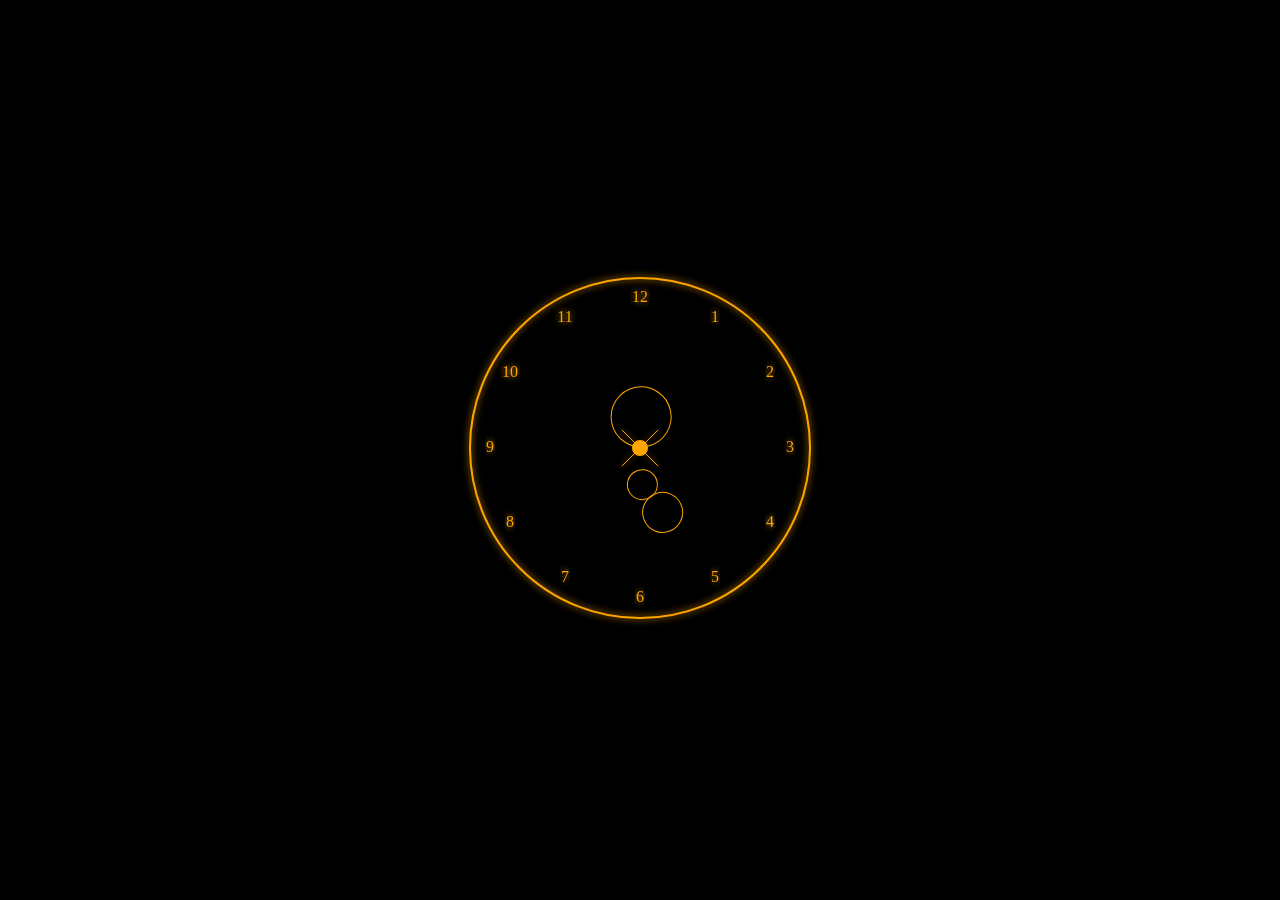
<file: Spider Watch/index.html>
<!DOCTYPE html>
<html lang="en">
<head>
  <meta charset="UTF-8">
  <title>Spider Clock Pro</title>
  <link rel="stylesheet" href="style.css">
</head>
<body>

<div class="clock">
  <svg viewBox="0 0 400 400">

    <!-- Glow Filter -->
    <defs>
      <filter id="glow">
        <feGaussianBlur stdDeviation="3.5" result="coloredBlur"/>
        <feMerge>
          <feMergeNode in="coloredBlur"/>
          <feMergeNode in="SourceGraphic"/>
        </feMerge>
      </filter>
    </defs>

    <!-- Outer Circle -->
    <circle cx="200" cy="200" r="170" class="circle"/>

    <!-- Numbers -->
    <g id="numbers"></g>

    <!-- Gears -->
    <g class="gear gear1"></g>
    <g class="gear gear2"></g>
    <g class="gear gear3"></g>

    <!-- Hands -->
    <line id="hour" x1="200" y1="200" x2="200" y2="130"/>
    <line id="minute" x1="200" y1="200" x2="200" y2="100"/>
    <line id="second" x1="200" y1="200" x2="200" y2="80"/>

    <!-- Spider -->
    <g id="spider"></g>

  </svg>
</div>

<script src="script.js"></script>
</body>
</html>
</file>
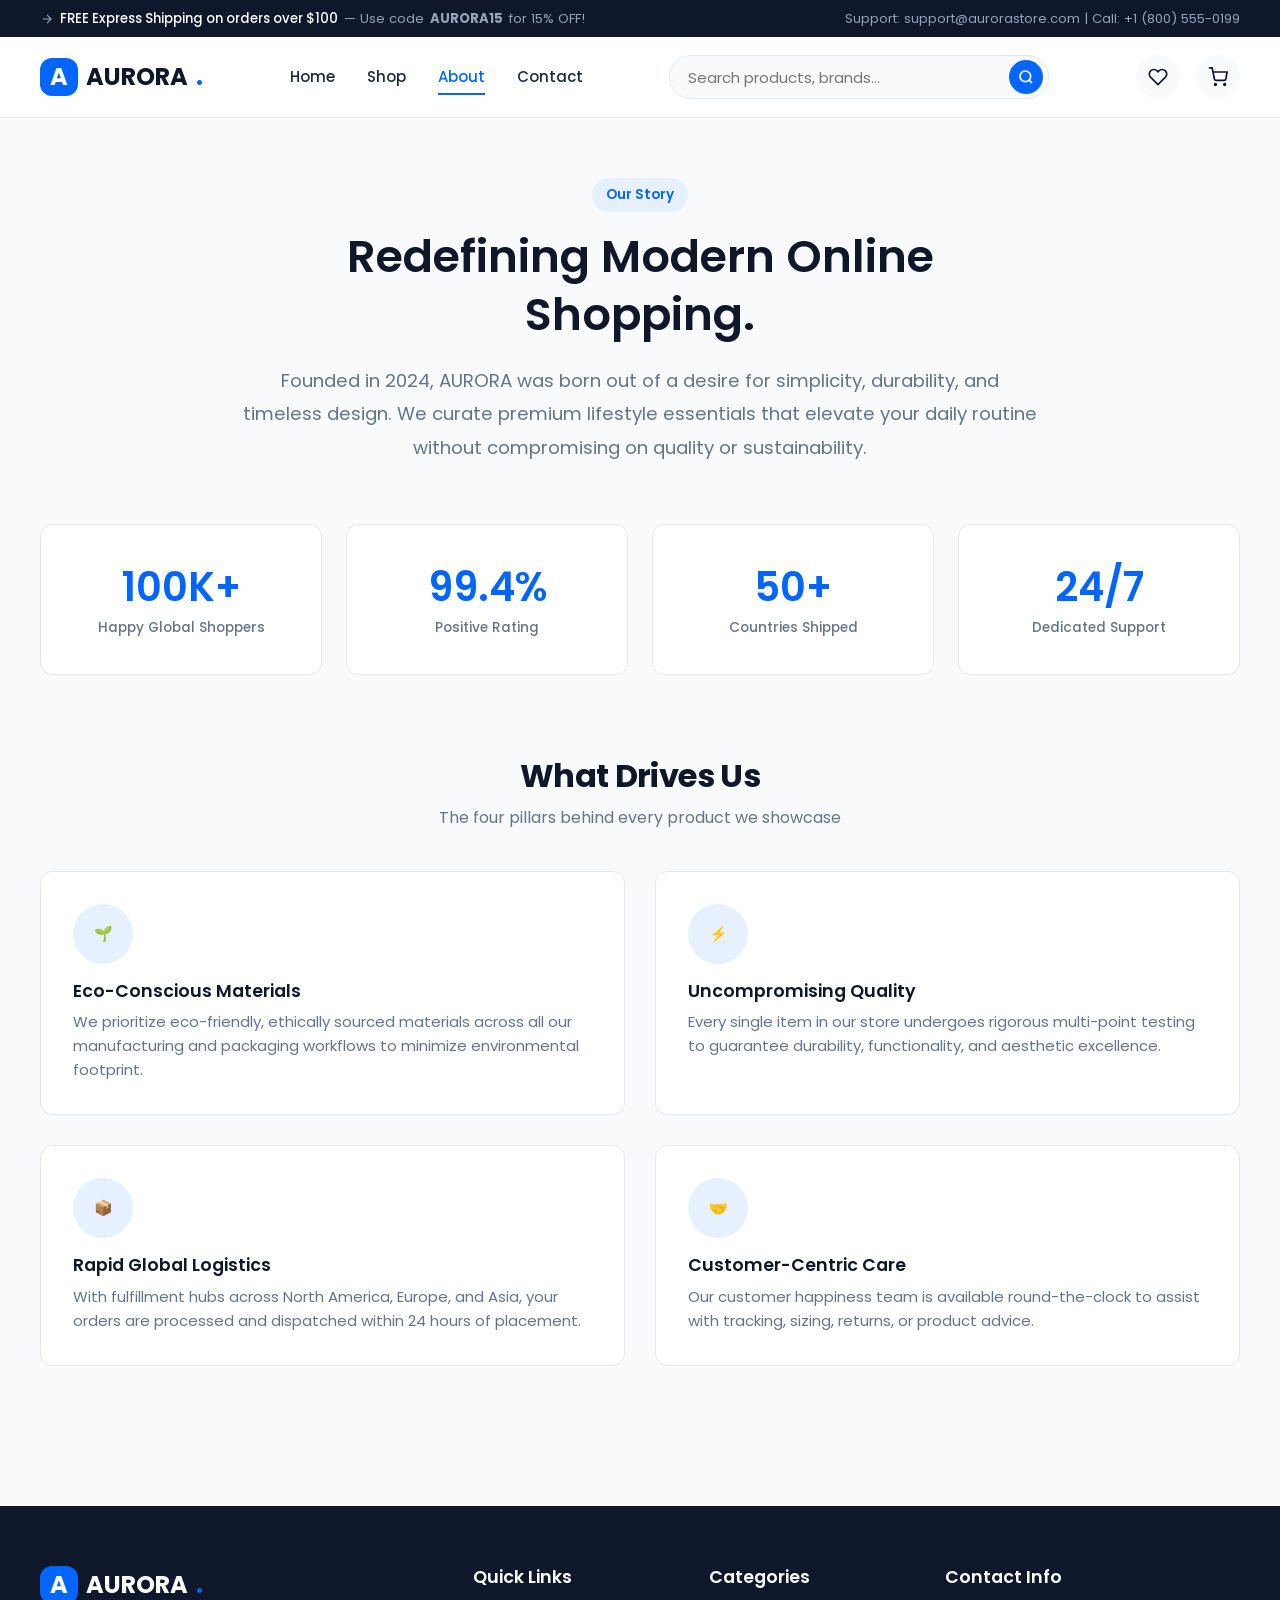
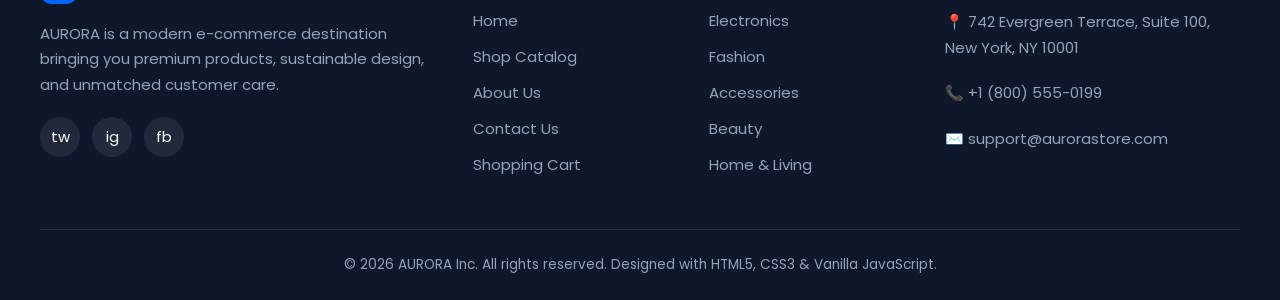
<file: E-commerce 2  Website/about.html>
<!DOCTYPE html>
<html lang="en">
<head>
  <meta charset="UTF-8">
  <meta name="viewport" content="width=device-width, initial-scale=1.0">
  <title>About Us | AURORA Store</title>
  <meta name="description" content="Learn about AURORA's mission, values, design philosophy, and commitment to sustainable luxury and customer satisfaction.">

  <!-- Stylesheets -->
  <link rel="stylesheet" href="css/style.css">
  <link rel="stylesheet" href="css/shop.css">
  <link rel="stylesheet" href="css/responsive.css">
</head>
<body>

  <!-- Top Announcement Bar -->
  <div class="top-bar">
    <div class="container">
      <div class="top-bar-notice">
        <svg width="14" height="14" viewBox="0 0 24 24" fill="none" stroke="currentColor" stroke-width="2"><path d="M5 12h14M12 5l7 7-7 7"/></svg>
        <span>FREE Express Shipping on orders over $100</span> — Use code <strong>AURORA15</strong> for 15% OFF!
      </div>
      <div>Support: support@aurorastore.com | Call: +1 (800) 555-0199</div>
    </div>
  </div>

  <!-- Sticky Navbar -->
  <header class="site-header">
    <div class="container">
      <div class="header-wrapper">
        <a href="index.html" class="logo">
          <div class="logo-icon">A</div>
          AURORA<span>.</span>
        </a>

        <nav class="nav-menu">
          <a href="index.html" class="nav-link">Home</a>
          <a href="shop.html" class="nav-link">Shop</a>
          <a href="about.html" class="nav-link active">About</a>
          <a href="contact.html" class="nav-link">Contact</a>
        </nav>

        <div class="header-search-wrapper">
          <form class="header-search-form">
            <input type="text" class="header-search-input" placeholder="Search products, brands...">
            <button type="submit" class="header-search-btn" aria-label="Search">
              <svg width="16" height="16" viewBox="0 0 24 24" fill="none" stroke="currentColor" stroke-width="2.5"><circle cx="11" cy="11" r="8"></circle><line x1="21" y1="21" x2="16.65" y2="16.65"></line></svg>
            </button>
          </form>
          <div class="header-search-results"></div>
        </div>

        <div class="header-actions">
          <a href="wishlist.html" class="header-icon-btn" title="Wishlist">
            <svg width="20" height="20" viewBox="0 0 24 24" fill="none" stroke="currentColor" stroke-width="2"><path d="M20.84 4.61a5.5 5.5 0 0 0-7.78 0L12 5.67l-1.06-1.06a5.5 5.5 0 0 0-7.78 7.78l1.06 1.06L12 21.23l7.78-7.78 1.06-1.06a5.5 5.5 0 0 0 0-7.78z"></path></svg>
            <span class="count-badge wishlist-count-badge">0</span>
          </a>
          <a href="cart.html" class="header-icon-btn" title="Cart">
            <svg width="20" height="20" viewBox="0 0 24 24" fill="none" stroke="currentColor" stroke-width="2"><circle cx="9" cy="21" r="1"></circle><circle cx="20" cy="21" r="1"></circle><path d="M1 1h4l2.68 13.39a2 2 0 0 0 2 1.61h9.72a2 2 0 0 0 2-1.61L23 6H6"></path></svg>
            <span class="count-badge cart-count-badge">0</span>
          </a>
          <button class="mobile-menu-toggle" aria-label="Toggle Navigation Menu">&#9776;</button>
        </div>
      </div>
    </div>
  </header>

  <main style="padding: 60px 0;">
    <div class="container">
      
      <!-- Hero Banner -->
      <div style="text-align: center; max-width: 800px; margin: 0 auto 60px auto;">
        <span class="hero-tag">Our Story</span>
        <h1 style="font-size: 2.8rem; margin-bottom: 20px;">Redefining Modern Online Shopping.</h1>
        <p style="color: var(--text-secondary); font-size: 1.15rem; line-height: 1.8;">
          Founded in 2024, AURORA was born out of a desire for simplicity, durability, and timeless design. We curate premium lifestyle essentials that elevate your daily routine without compromising on quality or sustainability.
        </p>
      </div>

      <!-- Stats Grid -->
      <div class="categories-grid" style="margin-bottom: 80px;">
        <div class="category-card" style="padding: 36px 20px;">
          <h2 style="font-size: 2.5rem; color: var(--primary); margin-bottom: 4px;">100K+</h2>
          <span style="font-weight: 500;">Happy Global Shoppers</span>
        </div>
        <div class="category-card" style="padding: 36px 20px;">
          <h2 style="font-size: 2.5rem; color: var(--primary); margin-bottom: 4px;">99.4%</h2>
          <span style="font-weight: 500;">Positive Rating</span>
        </div>
        <div class="category-card" style="padding: 36px 20px;">
          <h2 style="font-size: 2.5rem; color: var(--primary); margin-bottom: 4px;">50+</h2>
          <span style="font-weight: 500;">Countries Shipped</span>
        </div>
        <div class="category-card" style="padding: 36px 20px;">
          <h2 style="font-size: 2.5rem; color: var(--primary); margin-bottom: 4px;">24/7</h2>
          <span style="font-weight: 500;">Dedicated Support</span>
        </div>
      </div>

      <!-- Core Values -->
      <h2 class="section-title">What Drives Us</h2>
      <p class="section-subtitle">The four pillars behind every product we showcase</p>
      
      <div class="shop-products-grid" style="grid-template-columns: repeat(2, 1fr); gap: 30px;">
        <div style="background: #FFF; padding: 32px; border-radius: var(--radius-md); border: 1px solid var(--border-color);">
          <div class="category-icon" style="margin-bottom: 16px;">🌱</div>
          <h3>Eco-Conscious Materials</h3>
          <p style="color: var(--text-secondary); margin-top: 8px;">We prioritize eco-friendly, ethically sourced materials across all our manufacturing and packaging workflows to minimize environmental footprint.</p>
        </div>

        <div style="background: #FFF; padding: 32px; border-radius: var(--radius-md); border: 1px solid var(--border-color);">
          <div class="category-icon" style="margin-bottom: 16px;">⚡</div>
          <h3>Uncompromising Quality</h3>
          <p style="color: var(--text-secondary); margin-top: 8px;">Every single item in our store undergoes rigorous multi-point testing to guarantee durability, functionality, and aesthetic excellence.</p>
        </div>

        <div style="background: #FFF; padding: 32px; border-radius: var(--radius-md); border: 1px solid var(--border-color);">
          <div class="category-icon" style="margin-bottom: 16px;">📦</div>
          <h3>Rapid Global Logistics</h3>
          <p style="color: var(--text-secondary); margin-top: 8px;">With fulfillment hubs across North America, Europe, and Asia, your orders are processed and dispatched within 24 hours of placement.</p>
        </div>

        <div style="background: #FFF; padding: 32px; border-radius: var(--radius-md); border: 1px solid var(--border-color);">
          <div class="category-icon" style="margin-bottom: 16px;">🤝</div>
          <h3>Customer-Centric Care</h3>
          <p style="color: var(--text-secondary); margin-top: 8px;">Our customer happiness team is available round-the-clock to assist with tracking, sizing, returns, or product advice.</p>
        </div>
      </div>

    </div>
  </main>

  <!-- Footer -->
  <footer class="site-footer">
    <div class="container">
      <div class="footer-grid">
        <div class="footer-col">
          <a href="index.html" class="logo" style="color: #FFF; margin-bottom: 16px;">
            <div class="logo-icon">A</div> AURORA<span>.</span>
          </a>
          <p>AURORA is a modern e-commerce destination bringing you premium products, sustainable design, and unmatched customer care.</p>
          <div class="social-links">
            <a href="#" class="social-link" title="Twitter">tw</a>
            <a href="#" class="social-link" title="Instagram">ig</a>
            <a href="#" class="social-link" title="Facebook">fb</a>
          </div>
        </div>

        <div class="footer-col">
          <h4>Quick Links</h4>
          <ul class="footer-links">
            <li><a href="index.html">Home</a></li>
            <li><a href="shop.html">Shop Catalog</a></li>
            <li><a href="about.html">About Us</a></li>
            <li><a href="contact.html">Contact Us</a></li>
            <li><a href="cart.html">Shopping Cart</a></li>
          </ul>
        </div>

        <div class="footer-col">
          <h4>Categories</h4>
          <ul class="footer-links">
            <li><a href="shop.html?category=Electronics">Electronics</a></li>
            <li><a href="shop.html?category=Fashion">Fashion</a></li>
            <li><a href="shop.html?category=Accessories">Accessories</a></li>
            <li><a href="shop.html?category=Beauty">Beauty</a></li>
            <li><a href="shop.html?category=Home%20%26%20Living">Home & Living</a></li>
          </ul>
        </div>

        <div class="footer-col">
          <h4>Contact Info</h4>
          <p>📍 742 Evergreen Terrace, Suite 100, New York, NY 10001</p>
          <p>📞 +1 (800) 555-0199</p>
          <p>✉️ support@aurorastore.com</p>
        </div>
      </div>

      <div class="footer-bottom">
        &copy; 2026 AURORA Inc. All rights reserved. Designed with HTML5, CSS3 & Vanilla JavaScript.
      </div>
    </div>
  </footer>

  <!-- Scripts -->
  <script src="js/products.js"></script>
  <script src="js/cart.js"></script>
  <script src="js/wishlist.js"></script>
  <script src="js/app.js"></script>
  <script src="js/search.js"></script>
</body>
</html>
</file>
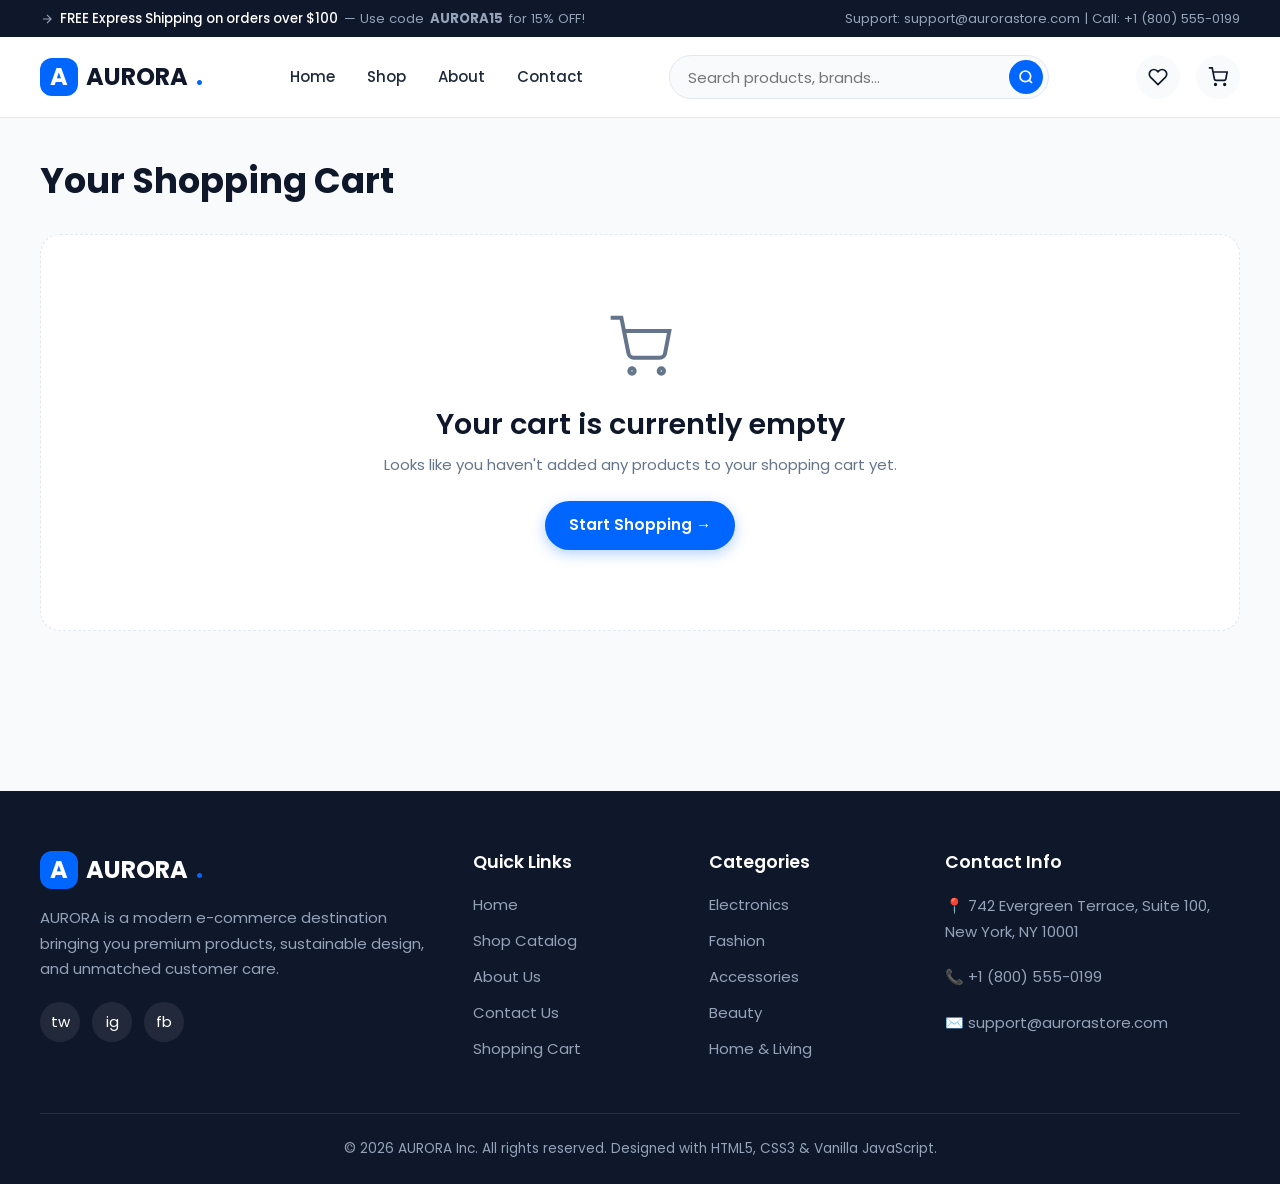
<file: E-commerce 2  Website/cart.html>
<!DOCTYPE html>
<html lang="en">
<head>
  <meta charset="UTF-8">
  <meta name="viewport" content="width=device-width, initial-scale=1.0">
  <title>Shopping Cart | AURORA Store</title>
  <meta name="description" content="Review your shopping cart items, adjust quantities, calculate totals, and proceed to secure checkout.">

  <!-- Stylesheets -->
  <link rel="stylesheet" href="css/style.css">
  <link rel="stylesheet" href="css/cart.css">
  <link rel="stylesheet" href="css/responsive.css">
</head>
<body>

  <!-- Top Announcement Bar -->
  <div class="top-bar">
    <div class="container">
      <div class="top-bar-notice">
        <svg width="14" height="14" viewBox="0 0 24 24" fill="none" stroke="currentColor" stroke-width="2"><path d="M5 12h14M12 5l7 7-7 7"/></svg>
        <span>FREE Express Shipping on orders over $100</span> — Use code <strong>AURORA15</strong> for 15% OFF!
      </div>
      <div>Support: support@aurorastore.com | Call: +1 (800) 555-0199</div>
    </div>
  </div>

  <!-- Sticky Navbar -->
  <header class="site-header">
    <div class="container">
      <div class="header-wrapper">
        <a href="index.html" class="logo">
          <div class="logo-icon">A</div>
          AURORA<span>.</span>
        </a>

        <nav class="nav-menu">
          <a href="index.html" class="nav-link">Home</a>
          <a href="shop.html" class="nav-link">Shop</a>
          <a href="about.html" class="nav-link">About</a>
          <a href="contact.html" class="nav-link">Contact</a>
        </nav>

        <div class="header-search-wrapper">
          <form class="header-search-form">
            <input type="text" class="header-search-input" placeholder="Search products, brands...">
            <button type="submit" class="header-search-btn" aria-label="Search">
              <svg width="16" height="16" viewBox="0 0 24 24" fill="none" stroke="currentColor" stroke-width="2.5"><circle cx="11" cy="11" r="8"></circle><line x1="21" y1="21" x2="16.65" y2="16.65"></line></svg>
            </button>
          </form>
          <div class="header-search-results"></div>
        </div>

        <div class="header-actions">
          <a href="wishlist.html" class="header-icon-btn" title="Wishlist">
            <svg width="20" height="20" viewBox="0 0 24 24" fill="none" stroke="currentColor" stroke-width="2"><path d="M20.84 4.61a5.5 5.5 0 0 0-7.78 0L12 5.67l-1.06-1.06a5.5 5.5 0 0 0-7.78 7.78l1.06 1.06L12 21.23l7.78-7.78 1.06-1.06a5.5 5.5 0 0 0 0-7.78z"></path></svg>
            <span class="count-badge wishlist-count-badge">0</span>
          </a>
          <a href="cart.html" class="header-icon-btn" title="Cart">
            <svg width="20" height="20" viewBox="0 0 24 24" fill="none" stroke="currentColor" stroke-width="2"><circle cx="9" cy="21" r="1"></circle><circle cx="20" cy="21" r="1"></circle><path d="M1 1h4l2.68 13.39a2 2 0 0 0 2 1.61h9.72a2 2 0 0 0 2-1.61L23 6H6"></path></svg>
            <span class="count-badge cart-count-badge">0</span>
          </a>
          <button class="mobile-menu-toggle" aria-label="Toggle Navigation Menu">&#9776;</button>
        </div>
      </div>
    </div>
  </header>

  <main class="cart-page-wrapper">
    <div class="container">
      
      <div class="page-header">
        <h1>Your Shopping Cart</h1>
      </div>

      <div id="cartContentArea">
        <!-- Rendered via JS -->
      </div>

    </div>
  </main>

  <!-- Footer -->
  <footer class="site-footer">
    <div class="container">
      <div class="footer-grid">
        <div class="footer-col">
          <a href="index.html" class="logo" style="color: #FFF; margin-bottom: 16px;">
            <div class="logo-icon">A</div> AURORA<span>.</span>
          </a>
          <p>AURORA is a modern e-commerce destination bringing you premium products, sustainable design, and unmatched customer care.</p>
          <div class="social-links">
            <a href="#" class="social-link" title="Twitter">tw</a>
            <a href="#" class="social-link" title="Instagram">ig</a>
            <a href="#" class="social-link" title="Facebook">fb</a>
          </div>
        </div>

        <div class="footer-col">
          <h4>Quick Links</h4>
          <ul class="footer-links">
            <li><a href="index.html">Home</a></li>
            <li><a href="shop.html">Shop Catalog</a></li>
            <li><a href="about.html">About Us</a></li>
            <li><a href="contact.html">Contact Us</a></li>
            <li><a href="cart.html">Shopping Cart</a></li>
          </ul>
        </div>

        <div class="footer-col">
          <h4>Categories</h4>
          <ul class="footer-links">
            <li><a href="shop.html?category=Electronics">Electronics</a></li>
            <li><a href="shop.html?category=Fashion">Fashion</a></li>
            <li><a href="shop.html?category=Accessories">Accessories</a></li>
            <li><a href="shop.html?category=Beauty">Beauty</a></li>
            <li><a href="shop.html?category=Home%20%26%20Living">Home & Living</a></li>
          </ul>
        </div>

        <div class="footer-col">
          <h4>Contact Info</h4>
          <p>📍 742 Evergreen Terrace, Suite 100, New York, NY 10001</p>
          <p>📞 +1 (800) 555-0199</p>
          <p>✉️ support@aurorastore.com</p>
        </div>
      </div>

      <div class="footer-bottom">
        &copy; 2026 AURORA Inc. All rights reserved. Designed with HTML5, CSS3 & Vanilla JavaScript.
      </div>
    </div>
  </footer>

  <!-- Scripts -->
  <script src="js/products.js"></script>
  <script src="js/cart.js"></script>
  <script src="js/wishlist.js"></script>
  <script src="js/app.js"></script>
  <script src="js/search.js"></script>
  <script>
    document.addEventListener("DOMContentLoaded", () => {
      renderCartPage();
      window.addEventListener("cartUpdated", renderCartPage);
    });

    function renderCartPage() {
      const container = document.getElementById("cartContentArea");
      if (!container || !window.CartManager) return;

      const totals = window.CartManager.getTotals();

      if (totals.items.length === 0) {
        container.innerHTML = `
          <div class="empty-state-box">
            <svg width="64" height="64" viewBox="0 0 24 24" fill="none" stroke="currentColor" stroke-width="1.5"><circle cx="9" cy="21" r="1"></circle><circle cx="20" cy="21" r="1"></circle><path d="M1 1h4l2.68 13.39a2 2 0 0 0 2 1.61h9.72a2 2 0 0 0 2-1.61L23 6H6"></path></svg>
            <h2>Your cart is currently empty</h2>
            <p>Looks like you haven't added any products to your shopping cart yet.</p>
            <a href="shop.html" class="btn btn-primary">Start Shopping &rarr;</a>
          </div>
        `;
        return;
      }

      container.innerHTML = `
        <div class="cart-layout">
          <div class="cart-table-card">
            <table class="cart-table">
              <thead>
                <tr>
                  <th>Product</th>
                  <th>Price</th>
                  <th>Quantity</th>
                  <th>Total</th>
                  <th>Action</th>
                </tr>
              </thead>
              <tbody>
                ${totals.items.map(item => `
                  <tr>
                    <td data-label="Product">
                      <div class="cart-item-info">
                        <img src="${item.image}" alt="${item.name}" class="cart-item-img">
                        <div>
                          <div class="cart-item-title"><a href="product.html?id=${item.id}">${item.name}</a></div>
                          <div class="cart-item-category">${item.category}</div>
                        </div>
                      </div>
                    </td>
                    <td data-label="Price" class="cart-item-price">$${item.price.toFixed(2)}</td>
                    <td data-label="Quantity">
                      <div class="quantity-picker" style="height:36px;">
                        <button onclick="window.CartManager.updateQuantity('${item.id}', ${item.quantity - 1})">-</button>
                        <input type="number" value="${item.quantity}" readonly>
                        <button onclick="window.CartManager.updateQuantity('${item.id}', ${item.quantity + 1})">+</button>
                      </div>
                    </td>
                    <td data-label="Total" class="cart-item-total">$${item.totalPrice.toFixed(2)}</td>
                    <td data-label="Action">
                      <button class="btn-remove-item" onclick="window.CartManager.removeItem('${item.id}')" title="Remove Item">&times;</button>
                    </td>
                  </tr>
                `).join('')}
              </tbody>
            </table>
            <div style="padding: 16px 20px; display: flex; justify-content: space-between; background: var(--bg-light);">
              <a href="shop.html" class="btn btn-outline" style="padding:8px 18px; font-size:0.85rem;">&larr; Continue Shopping</a>
              <button class="btn btn-outline" onclick="window.CartManager.clearCart()" style="padding:8px 18px; font-size:0.85rem; color: var(--danger); border-color: var(--danger);">Clear Cart</button>
            </div>
          </div>

          <!-- Order Summary Card -->
          <div class="order-summary-card">
            <h2 class="summary-title">Order Summary</h2>
            <div class="summary-row">
              <span>Subtotal</span>
              <span>$${totals.subtotal.toFixed(2)}</span>
            </div>
            ${totals.savings > 0 ? `
              <div class="summary-row" style="color: var(--success);">
                <span>Discount Savings</span>
                <span>-$${totals.savings.toFixed(2)}</span>
              </div>
            ` : ''}
            <div class="summary-row">
              <span>Estimated Tax (8%)</span>
              <span>$${totals.tax.toFixed(2)}</span>
            </div>
            <div class="summary-row">
              <span>Shipping</span>
              <span>${totals.shipping === 0 ? '<strong style="color: var(--success);">FREE</strong>' : '$' + totals.shipping.toFixed(2)}</span>
            </div>
            <div class="summary-row total-row">
              <span>Grand Total</span>
              <span class="total-amount">$${totals.grandTotal.toFixed(2)}</span>
            </div>

            <button class="btn btn-primary btn-checkout" onclick="window.showToast('Checkout simulated! In production, this redirects to Payment Gateway.', 'success')">
              Proceed To Checkout &rarr;
            </button>
          </div>
        </div>
      `;
    }
  </script>
</body>
</html>
</file>
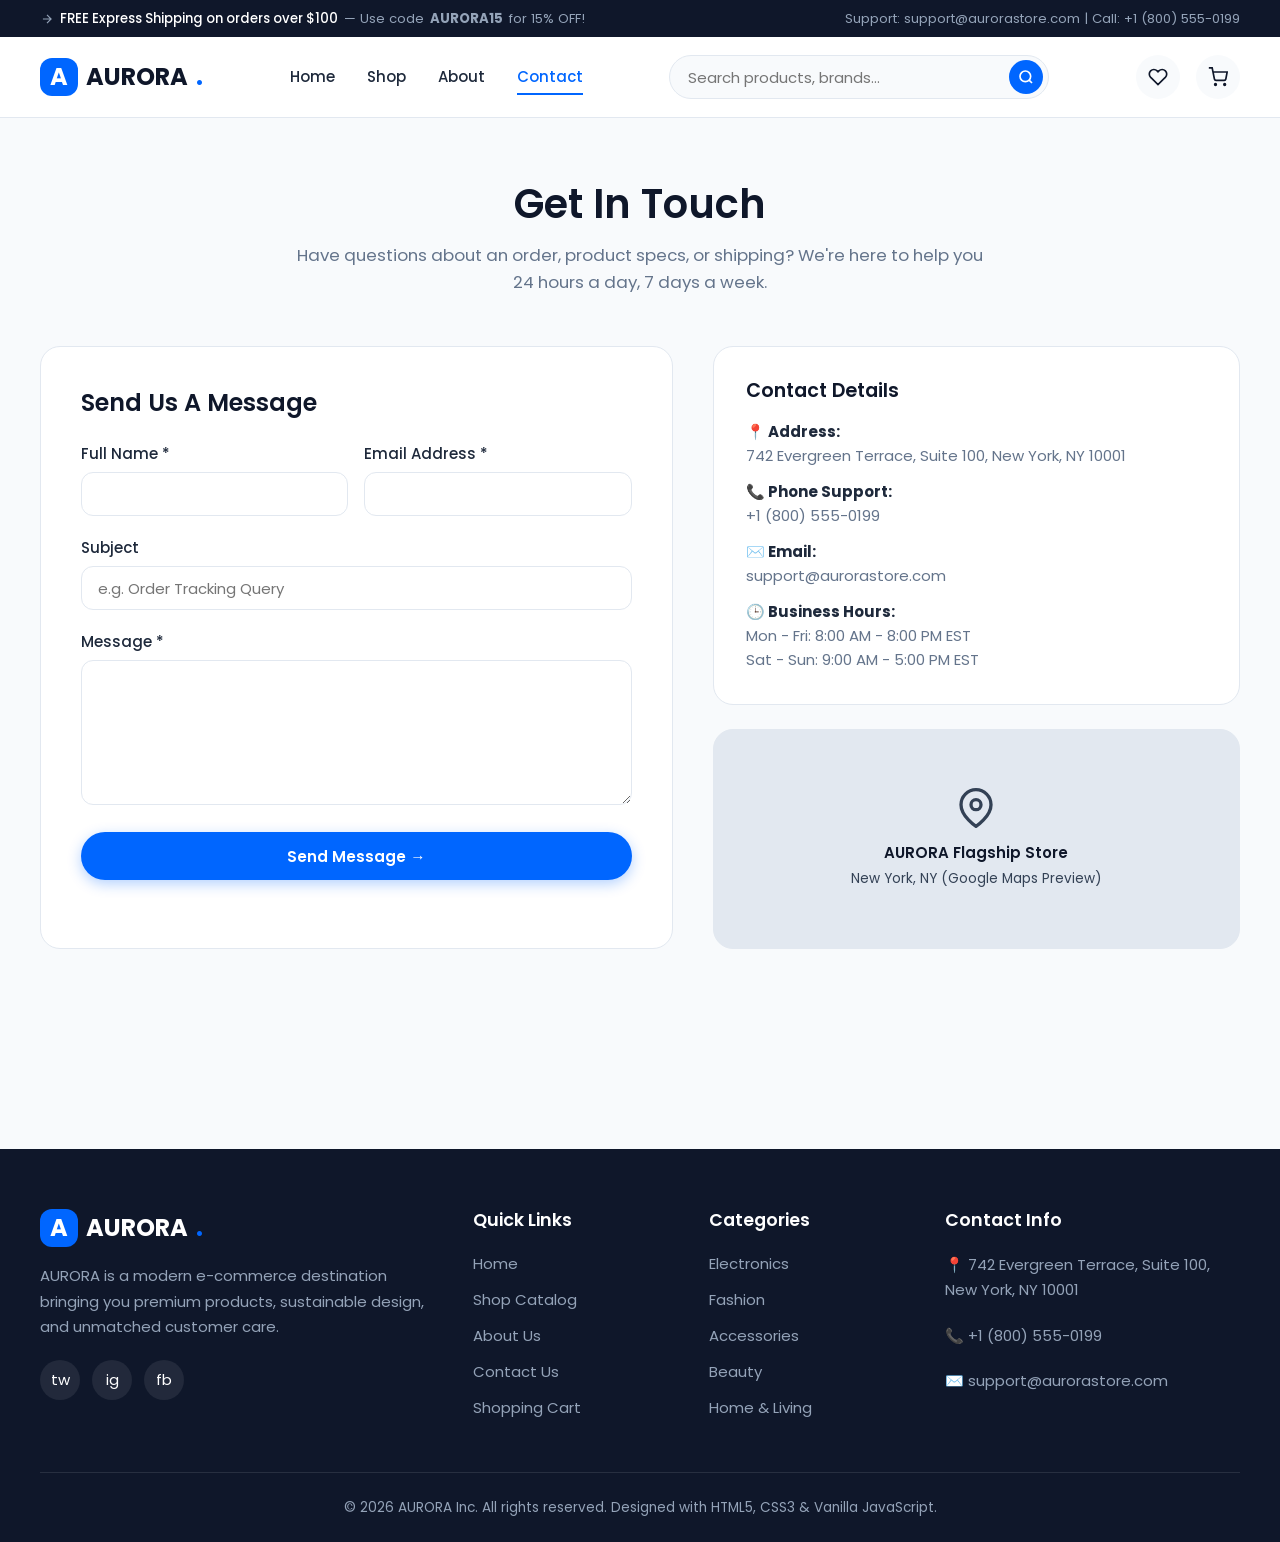
<file: E-commerce 2  Website/contact.html>
<!DOCTYPE html>
<html lang="en">
<head>
  <meta charset="UTF-8">
  <meta name="viewport" content="width=device-width, initial-scale=1.0">
  <title>Contact Us | AURORA Store</title>
  <meta name="description" content="Get in touch with AURORA customer support team. Send us a message, find our phone number, email address, or office location.">

  <!-- Stylesheets -->
  <link rel="stylesheet" href="css/style.css">
  <link rel="stylesheet" href="css/shop.css">
  <link rel="stylesheet" href="css/responsive.css">
</head>
<body>

  <!-- Top Announcement Bar -->
  <div class="top-bar">
    <div class="container">
      <div class="top-bar-notice">
        <svg width="14" height="14" viewBox="0 0 24 24" fill="none" stroke="currentColor" stroke-width="2"><path d="M5 12h14M12 5l7 7-7 7"/></svg>
        <span>FREE Express Shipping on orders over $100</span> — Use code <strong>AURORA15</strong> for 15% OFF!
      </div>
      <div>Support: support@aurorastore.com | Call: +1 (800) 555-0199</div>
    </div>
  </div>

  <!-- Sticky Navbar -->
  <header class="site-header">
    <div class="container">
      <div class="header-wrapper">
        <a href="index.html" class="logo">
          <div class="logo-icon">A</div>
          AURORA<span>.</span>
        </a>

        <nav class="nav-menu">
          <a href="index.html" class="nav-link">Home</a>
          <a href="shop.html" class="nav-link">Shop</a>
          <a href="about.html" class="nav-link">About</a>
          <a href="contact.html" class="nav-link active">Contact</a>
        </nav>

        <div class="header-search-wrapper">
          <form class="header-search-form">
            <input type="text" class="header-search-input" placeholder="Search products, brands...">
            <button type="submit" class="header-search-btn" aria-label="Search">
              <svg width="16" height="16" viewBox="0 0 24 24" fill="none" stroke="currentColor" stroke-width="2.5"><circle cx="11" cy="11" r="8"></circle><line x1="21" y1="21" x2="16.65" y2="16.65"></line></svg>
            </button>
          </form>
          <div class="header-search-results"></div>
        </div>

        <div class="header-actions">
          <a href="wishlist.html" class="header-icon-btn" title="Wishlist">
            <svg width="20" height="20" viewBox="0 0 24 24" fill="none" stroke="currentColor" stroke-width="2"><path d="M20.84 4.61a5.5 5.5 0 0 0-7.78 0L12 5.67l-1.06-1.06a5.5 5.5 0 0 0-7.78 7.78l1.06 1.06L12 21.23l7.78-7.78 1.06-1.06a5.5 5.5 0 0 0 0-7.78z"></path></svg>
            <span class="count-badge wishlist-count-badge">0</span>
          </a>
          <a href="cart.html" class="header-icon-btn" title="Cart">
            <svg width="20" height="20" viewBox="0 0 24 24" fill="none" stroke="currentColor" stroke-width="2"><circle cx="9" cy="21" r="1"></circle><circle cx="20" cy="21" r="1"></circle><path d="M1 1h4l2.68 13.39a2 2 0 0 0 2 1.61h9.72a2 2 0 0 0 2-1.61L23 6H6"></path></svg>
            <span class="count-badge cart-count-badge">0</span>
          </a>
          <button class="mobile-menu-toggle" aria-label="Toggle Navigation Menu">&#9776;</button>
        </div>
      </div>
    </div>
  </header>

  <main style="padding: 60px 0;">
    <div class="container">
      
      <div style="text-align: center; max-width: 700px; margin: 0 auto 50px auto;">
        <h1 style="font-size: 2.5rem; margin-bottom: 12px;">Get In Touch</h1>
        <p style="color: var(--text-secondary); font-size: 1.05rem;">Have questions about an order, product specs, or shipping? We're here to help you 24 hours a day, 7 days a week.</p>
      </div>

      <div class="shop-products-grid" style="grid-template-columns: 1.2fr 1fr; gap: 40px; margin-bottom: 60px;">
        
        <!-- Contact Form Box -->
        <div style="background: #FFF; padding: 40px; border-radius: var(--radius-lg); border: 1px solid var(--border-color);">
          <h2 style="font-size: 1.5rem; margin-bottom: 24px;">Send Us A Message</h2>
          <form id="contactForm" style="display: flex; flex-direction: column; gap: 20px;">
            <div style="display: grid; grid-template-columns: 1fr 1fr; gap: 16px;">
              <div>
                <label style="display: block; font-weight: 500; margin-bottom: 6px;">Full Name *</label>
                <input type="text" id="contactName" required style="width: 100%; height: 44px; padding: 0 16px; border: 1px solid var(--border-color); border-radius: var(--radius-md); outline: none;">
              </div>
              <div>
                <label style="display: block; font-weight: 500; margin-bottom: 6px;">Email Address *</label>
                <input type="email" id="contactEmail" required style="width: 100%; height: 44px; padding: 0 16px; border: 1px solid var(--border-color); border-radius: var(--radius-md); outline: none;">
              </div>
            </div>

            <div>
              <label style="display: block; font-weight: 500; margin-bottom: 6px;">Subject</label>
              <input type="text" id="contactSubject" placeholder="e.g. Order Tracking Query" style="width: 100%; height: 44px; padding: 0 16px; border: 1px solid var(--border-color); border-radius: var(--radius-md); outline: none;">
            </div>

            <div>
              <label style="display: block; font-weight: 500; margin-bottom: 6px;">Message *</label>
              <textarea id="contactMessage" required rows="5" style="width: 100%; padding: 14px 16px; border: 1px solid var(--border-color); border-radius: var(--radius-md); outline: none; resize: vertical;"></textarea>
            </div>

            <button type="submit" class="btn btn-primary" style="height: 48px;">Send Message &rarr;</button>
          </form>
        </div>

        <!-- Contact Info & Hours -->
        <div style="display: flex; flex-direction: column; gap: 24px;">
          <div style="background: #FFF; padding: 32px; border-radius: var(--radius-lg); border: 1px solid var(--border-color);">
            <h3 style="font-size: 1.2rem; margin-bottom: 16px;">Contact Details</h3>
            <p style="margin-bottom: 12px;"><strong>📍 Address:</strong><br><span style="color: var(--text-secondary);">742 Evergreen Terrace, Suite 100, New York, NY 10001</span></p>
            <p style="margin-bottom: 12px;"><strong>📞 Phone Support:</strong><br><span style="color: var(--text-secondary);">+1 (800) 555-0199</span></p>
            <p style="margin-bottom: 12px;"><strong>✉️ Email:</strong><br><span style="color: var(--text-secondary);">support@aurorastore.com</span></p>
            <p><strong>🕒 Business Hours:</strong><br><span style="color: var(--text-secondary);">Mon - Fri: 8:00 AM - 8:00 PM EST<br>Sat - Sun: 9:00 AM - 5:00 PM EST</span></p>
          </div>

          <!-- Google Maps Placeholder -->
          <div style="background: #E2E8F0; height: 220px; border-radius: var(--radius-lg); overflow: hidden; display: flex; align-items: center; justify-content: center; position: relative; border: 1px solid var(--border-color);">
            <div style="text-align: center; color: var(--dark-muted);">
              <svg width="40" height="40" viewBox="0 0 24 24" fill="none" stroke="currentColor" stroke-width="2" style="margin-bottom: 8px;"><path d="M21 10c0 7-9 13-9 13s-9-6-9-13a9 9 0 0 1 18 0z"></path><circle cx="12" cy="10" r="3"></circle></svg>
              <h4 style="margin-bottom: 4px;">AURORA Flagship Store</h4>
              <span style="font-size: 0.85rem;">New York, NY (Google Maps Preview)</span>
            </div>
          </div>
        </div>

      </div>

    </div>
  </main>

  <!-- Footer -->
  <footer class="site-footer">
    <div class="container">
      <div class="footer-grid">
        <div class="footer-col">
          <a href="index.html" class="logo" style="color: #FFF; margin-bottom: 16px;">
            <div class="logo-icon">A</div> AURORA<span>.</span>
          </a>
          <p>AURORA is a modern e-commerce destination bringing you premium products, sustainable design, and unmatched customer care.</p>
          <div class="social-links">
            <a href="#" class="social-link" title="Twitter">tw</a>
            <a href="#" class="social-link" title="Instagram">ig</a>
            <a href="#" class="social-link" title="Facebook">fb</a>
          </div>
        </div>

        <div class="footer-col">
          <h4>Quick Links</h4>
          <ul class="footer-links">
            <li><a href="index.html">Home</a></li>
            <li><a href="shop.html">Shop Catalog</a></li>
            <li><a href="about.html">About Us</a></li>
            <li><a href="contact.html">Contact Us</a></li>
            <li><a href="cart.html">Shopping Cart</a></li>
          </ul>
        </div>

        <div class="footer-col">
          <h4>Categories</h4>
          <ul class="footer-links">
            <li><a href="shop.html?category=Electronics">Electronics</a></li>
            <li><a href="shop.html?category=Fashion">Fashion</a></li>
            <li><a href="shop.html?category=Accessories">Accessories</a></li>
            <li><a href="shop.html?category=Beauty">Beauty</a></li>
            <li><a href="shop.html?category=Home%20%26%20Living">Home & Living</a></li>
          </ul>
        </div>

        <div class="footer-col">
          <h4>Contact Info</h4>
          <p>📍 742 Evergreen Terrace, Suite 100, New York, NY 10001</p>
          <p>📞 +1 (800) 555-0199</p>
          <p>✉️ support@aurorastore.com</p>
        </div>
      </div>

      <div class="footer-bottom">
        &copy; 2026 AURORA Inc. All rights reserved. Designed with HTML5, CSS3 & Vanilla JavaScript.
      </div>
    </div>
  </footer>

  <!-- Scripts -->
  <script src="js/products.js"></script>
  <script src="js/cart.js"></script>
  <script src="js/wishlist.js"></script>
  <script src="js/app.js"></script>
  <script src="js/search.js"></script>
  <script>
    document.addEventListener("DOMContentLoaded", () => {
      const contactForm = document.getElementById("contactForm");
      if (contactForm) {
        contactForm.addEventListener("submit", (e) => {
          e.preventDefault();
          const name = document.getElementById("contactName").value;
          if (window.showToast) {
            window.showToast(`Thank you, ${name}! Your message has been received. We will contact you shortly.`, "success");
          }
          contactForm.reset();
        });
      }
    });
  </script>
</body>
</html>
</file>
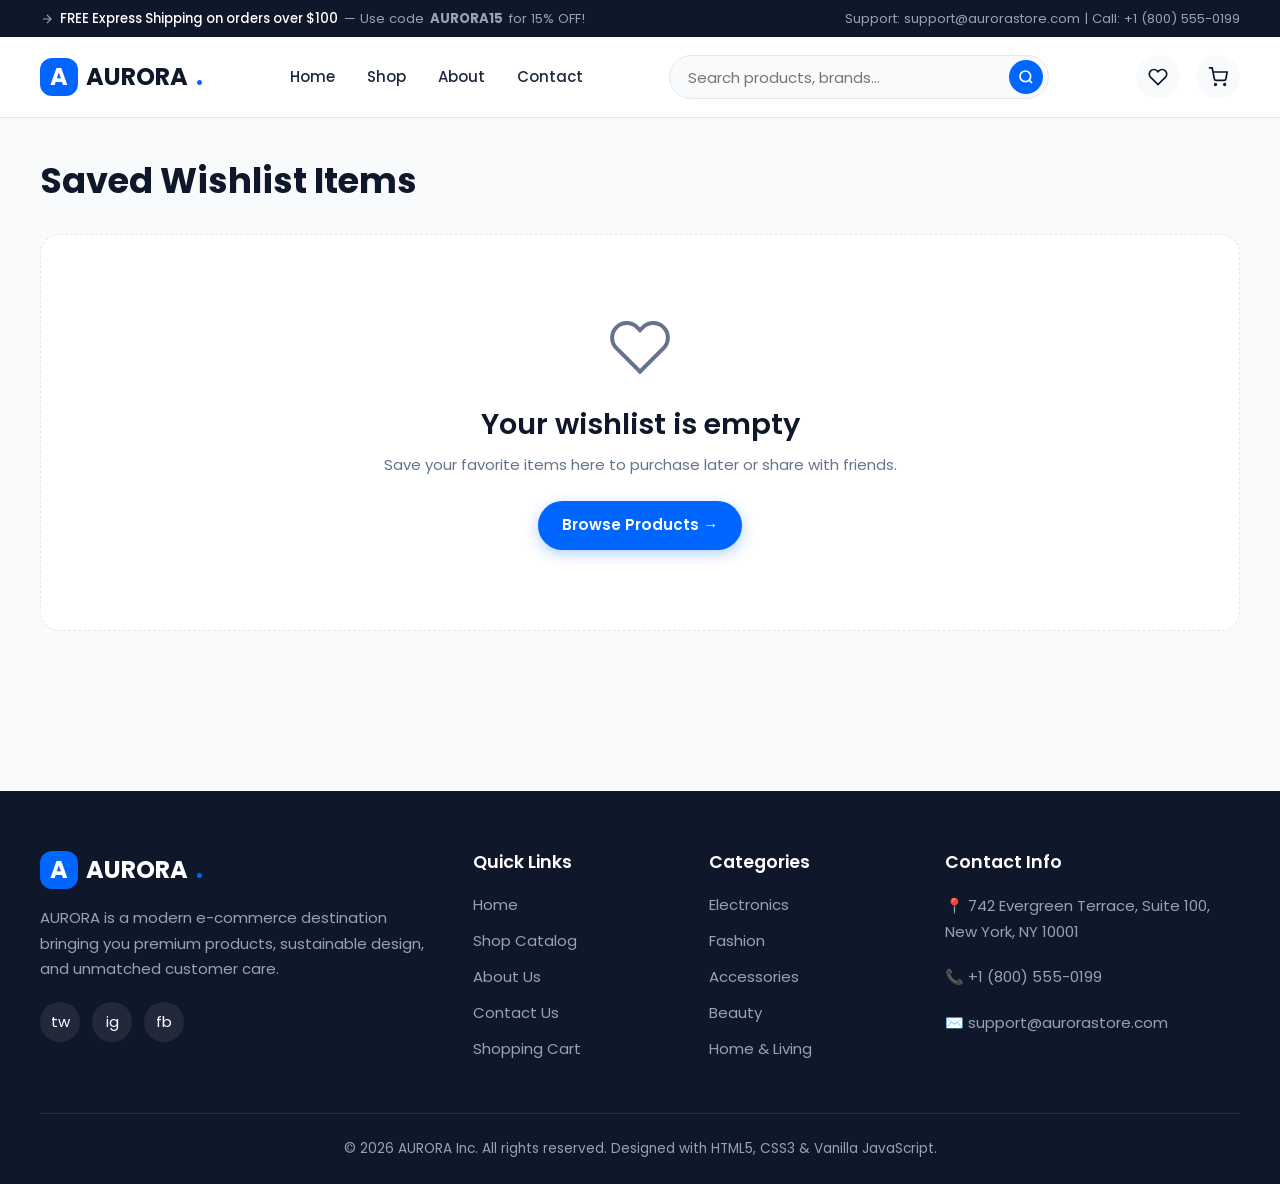
<file: E-commerce 2  Website/wishlist.html>
<!DOCTYPE html>
<html lang="en">
<head>
  <meta charset="UTF-8">
  <meta name="viewport" content="width=device-width, initial-scale=1.0">
  <title>My Wishlist | AURORA Store</title>
  <meta name="description" content="View your saved wishlist items, move them to shopping cart, or explore similar products.">

  <!-- Stylesheets -->
  <link rel="stylesheet" href="css/style.css">
  <link rel="stylesheet" href="css/shop.css">
  <link rel="stylesheet" href="css/cart.css">
  <link rel="stylesheet" href="css/responsive.css">
</head>
<body>

  <!-- Top Announcement Bar -->
  <div class="top-bar">
    <div class="container">
      <div class="top-bar-notice">
        <svg width="14" height="14" viewBox="0 0 24 24" fill="none" stroke="currentColor" stroke-width="2"><path d="M5 12h14M12 5l7 7-7 7"/></svg>
        <span>FREE Express Shipping on orders over $100</span> — Use code <strong>AURORA15</strong> for 15% OFF!
      </div>
      <div>Support: support@aurorastore.com | Call: +1 (800) 555-0199</div>
    </div>
  </div>

  <!-- Sticky Navbar -->
  <header class="site-header">
    <div class="container">
      <div class="header-wrapper">
        <a href="index.html" class="logo">
          <div class="logo-icon">A</div>
          AURORA<span>.</span>
        </a>

        <nav class="nav-menu">
          <a href="index.html" class="nav-link">Home</a>
          <a href="shop.html" class="nav-link">Shop</a>
          <a href="about.html" class="nav-link">About</a>
          <a href="contact.html" class="nav-link">Contact</a>
        </nav>

        <div class="header-search-wrapper">
          <form class="header-search-form">
            <input type="text" class="header-search-input" placeholder="Search products, brands...">
            <button type="submit" class="header-search-btn" aria-label="Search">
              <svg width="16" height="16" viewBox="0 0 24 24" fill="none" stroke="currentColor" stroke-width="2.5"><circle cx="11" cy="11" r="8"></circle><line x1="21" y1="21" x2="16.65" y2="16.65"></line></svg>
            </button>
          </form>
          <div class="header-search-results"></div>
        </div>

        <div class="header-actions">
          <a href="wishlist.html" class="header-icon-btn" title="Wishlist">
            <svg width="20" height="20" viewBox="0 0 24 24" fill="none" stroke="currentColor" stroke-width="2"><path d="M20.84 4.61a5.5 5.5 0 0 0-7.78 0L12 5.67l-1.06-1.06a5.5 5.5 0 0 0-7.78 7.78l1.06 1.06L12 21.23l7.78-7.78 1.06-1.06a5.5 5.5 0 0 0 0-7.78z"></path></svg>
            <span class="count-badge wishlist-count-badge">0</span>
          </a>
          <a href="cart.html" class="header-icon-btn" title="Cart">
            <svg width="20" height="20" viewBox="0 0 24 24" fill="none" stroke="currentColor" stroke-width="2"><circle cx="9" cy="21" r="1"></circle><circle cx="20" cy="21" r="1"></circle><path d="M1 1h4l2.68 13.39a2 2 0 0 0 2 1.61h9.72a2 2 0 0 0 2-1.61L23 6H6"></path></svg>
            <span class="count-badge cart-count-badge">0</span>
          </a>
          <button class="mobile-menu-toggle" aria-label="Toggle Navigation Menu">&#9776;</button>
        </div>
      </div>
    </div>
  </header>

  <main class="wishlist-page-wrapper">
    <div class="container">
      
      <div class="page-header">
        <h1>Saved Wishlist Items</h1>
      </div>

      <div id="wishlistContentArea">
        <!-- Rendered via JS -->
      </div>

    </div>
  </main>

  <!-- Footer -->
  <footer class="site-footer">
    <div class="container">
      <div class="footer-grid">
        <div class="footer-col">
          <a href="index.html" class="logo" style="color: #FFF; margin-bottom: 16px;">
            <div class="logo-icon">A</div> AURORA<span>.</span>
          </a>
          <p>AURORA is a modern e-commerce destination bringing you premium products, sustainable design, and unmatched customer care.</p>
          <div class="social-links">
            <a href="#" class="social-link" title="Twitter">tw</a>
            <a href="#" class="social-link" title="Instagram">ig</a>
            <a href="#" class="social-link" title="Facebook">fb</a>
          </div>
        </div>

        <div class="footer-col">
          <h4>Quick Links</h4>
          <ul class="footer-links">
            <li><a href="index.html">Home</a></li>
            <li><a href="shop.html">Shop Catalog</a></li>
            <li><a href="about.html">About Us</a></li>
            <li><a href="contact.html">Contact Us</a></li>
            <li><a href="cart.html">Shopping Cart</a></li>
          </ul>
        </div>

        <div class="footer-col">
          <h4>Categories</h4>
          <ul class="footer-links">
            <li><a href="shop.html?category=Electronics">Electronics</a></li>
            <li><a href="shop.html?category=Fashion">Fashion</a></li>
            <li><a href="shop.html?category=Accessories">Accessories</a></li>
            <li><a href="shop.html?category=Beauty">Beauty</a></li>
            <li><a href="shop.html?category=Home%20%26%20Living">Home & Living</a></li>
          </ul>
        </div>

        <div class="footer-col">
          <h4>Contact Info</h4>
          <p>📍 742 Evergreen Terrace, Suite 100, New York, NY 10001</p>
          <p>📞 +1 (800) 555-0199</p>
          <p>✉️ support@aurorastore.com</p>
        </div>
      </div>

      <div class="footer-bottom">
        &copy; 2026 AURORA Inc. All rights reserved. Designed with HTML5, CSS3 & Vanilla JavaScript.
      </div>
    </div>
  </footer>

  <!-- Scripts -->
  <script src="js/products.js"></script>
  <script src="js/cart.js"></script>
  <script src="js/wishlist.js"></script>
  <script src="js/app.js"></script>
  <script src="js/search.js"></script>
  <script>
    document.addEventListener("DOMContentLoaded", () => {
      renderWishlistPage();
      window.addEventListener("wishlistUpdated", renderWishlistPage);
    });

    function renderWishlistPage() {
      const container = document.getElementById("wishlistContentArea");
      if (!container || !window.WishlistManager) return;

      const items = window.WishlistManager.getDetailedItems();

      if (items.length === 0) {
        container.innerHTML = `
          <div class="empty-state-box">
            <svg width="64" height="64" viewBox="0 0 24 24" fill="none" stroke="currentColor" stroke-width="1.5"><path d="M20.84 4.61a5.5 5.5 0 0 0-7.78 0L12 5.67l-1.06-1.06a5.5 5.5 0 0 0-7.78 7.78l1.06 1.06L12 21.23l7.78-7.78 1.06-1.06a5.5 5.5 0 0 0 0-7.78z"></path></svg>
            <h2>Your wishlist is empty</h2>
            <p>Save your favorite items here to purchase later or share with friends.</p>
            <a href="shop.html" class="btn btn-primary">Browse Products &rarr;</a>
          </div>
        `;
        return;
      }

      container.innerHTML = `
        <div class="shop-products-grid">
          ${items.map(p => window.renderProductCard(p)).join('')}
        </div>
      `;
    }
  </script>
</body>
</html>
</file>
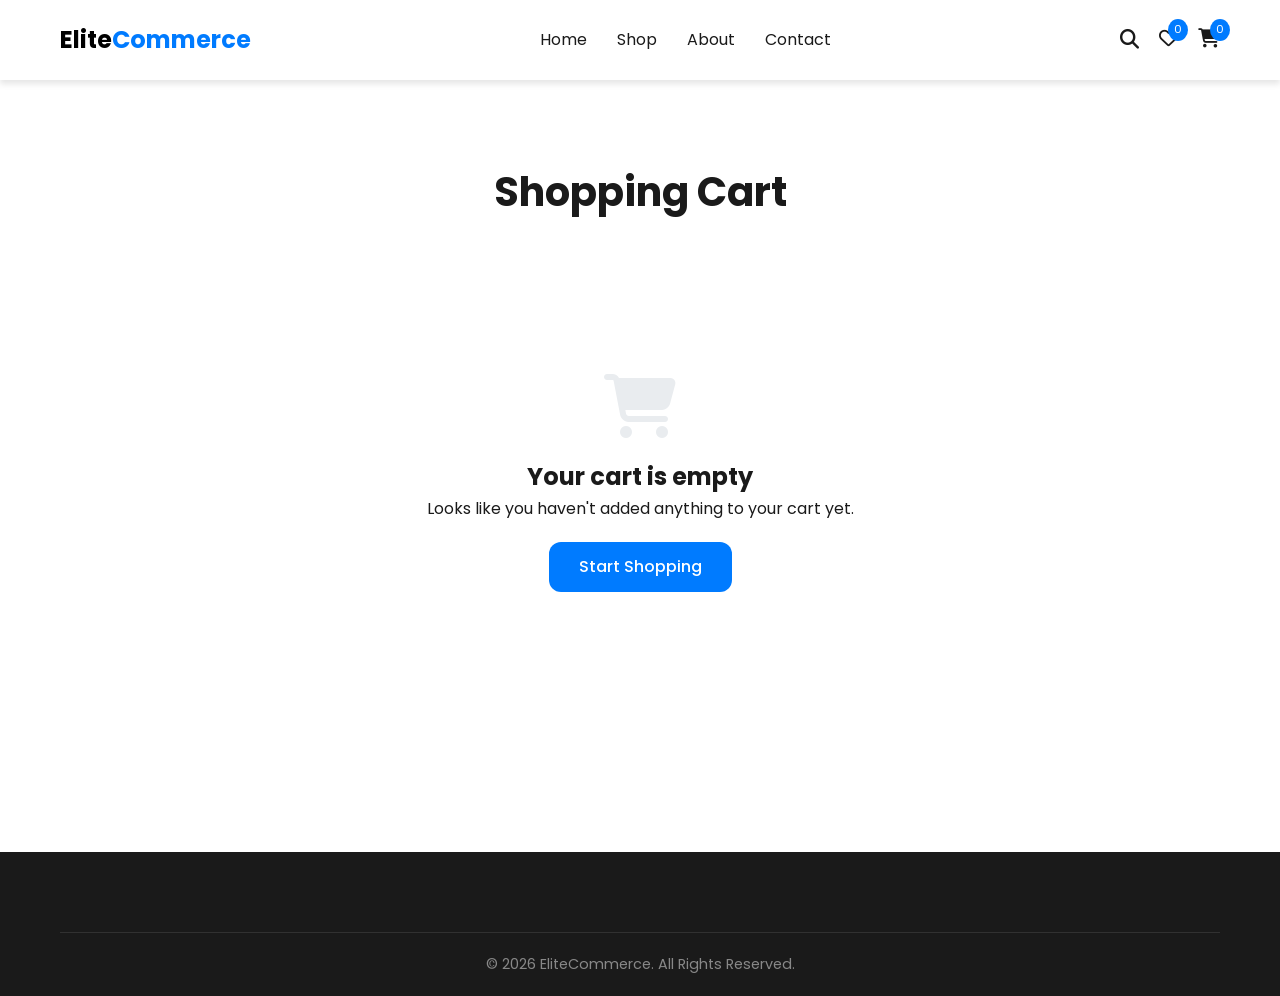
<file: Ecommerce/cart.html>
<!DOCTYPE html>
<html lang="en">
<head>
    <meta charset="UTF-8">
    <meta name="viewport" content="width=device-width, initial-scale=1.0">
    <title>Your Cart | EliteCommerce</title>
    <link rel="preconnect" href="https://fonts.googleapis.com">
    <link rel="preconnect" href="https://fonts.gstatic.com" crossorigin>
    <link href="https://fonts.googleapis.com/css2?family=Poppins:wght@300;400;500;600;700&display=swap" rel="stylesheet">
    <link rel="stylesheet" href="https://cdnjs.cloudflare.com/ajax/libs/font-awesome/6.4.0/css/all.min.css">
    <link rel="stylesheet" href="css/style.css">
    <link rel="stylesheet" href="css/responsive.css">
    <link rel="stylesheet" href="css/cart.css">
</head>
<body>
    <!-- Navbar -->
    <header>
        <div class="container">
            <nav>
                <a href="index.html" class="logo">Elite<span>Commerce</span></a>
                <ul class="nav-links">
                    <li><a href="index.html">Home</a></li>
                    <li><a href="shop.html">Shop</a></li>
                    <li><a href="about.html">About</a></li>
                    <li><a href="contact.html">Contact</a></li>
                </ul>
                <div class="nav-icons">
                    <i class="fas fa-search" id="search-icon"></i>
                    <a href="wishlist.html" class="wishlist-count">
                        <i class="far fa-heart"></i>
                        <span class="badge" id="wishlist-badge">0</span>
                    </a>
                    <a href="cart.html" class="cart-count">
                        <i class="fas fa-shopping-cart"></i>
                        <span class="badge" id="cart-badge">0</span>
                    </a>
                    <i class="fas fa-bars menu-toggle" id="menu-toggle"></i>
                </div>
            </nav>
        </div>
    </header>

    <main class="container">
        <section class="cart-section">
            <div class="section-title">
                <h2>Shopping Cart</h2>
            </div>

            <div class="cart-container" id="cart-container">
                <!-- Cart content will be injected by JS -->
            </div>
        </section>
    </main>

    <!-- Footer -->
    <footer>
        <div class="container">
            <div class="footer-bottom">
                <p>&copy; 2026 EliteCommerce. All Rights Reserved.</p>
            </div>
        </div>
    </footer>

    <script type="module" src="js/cart.js"></script>
</body>
</html>
</file>
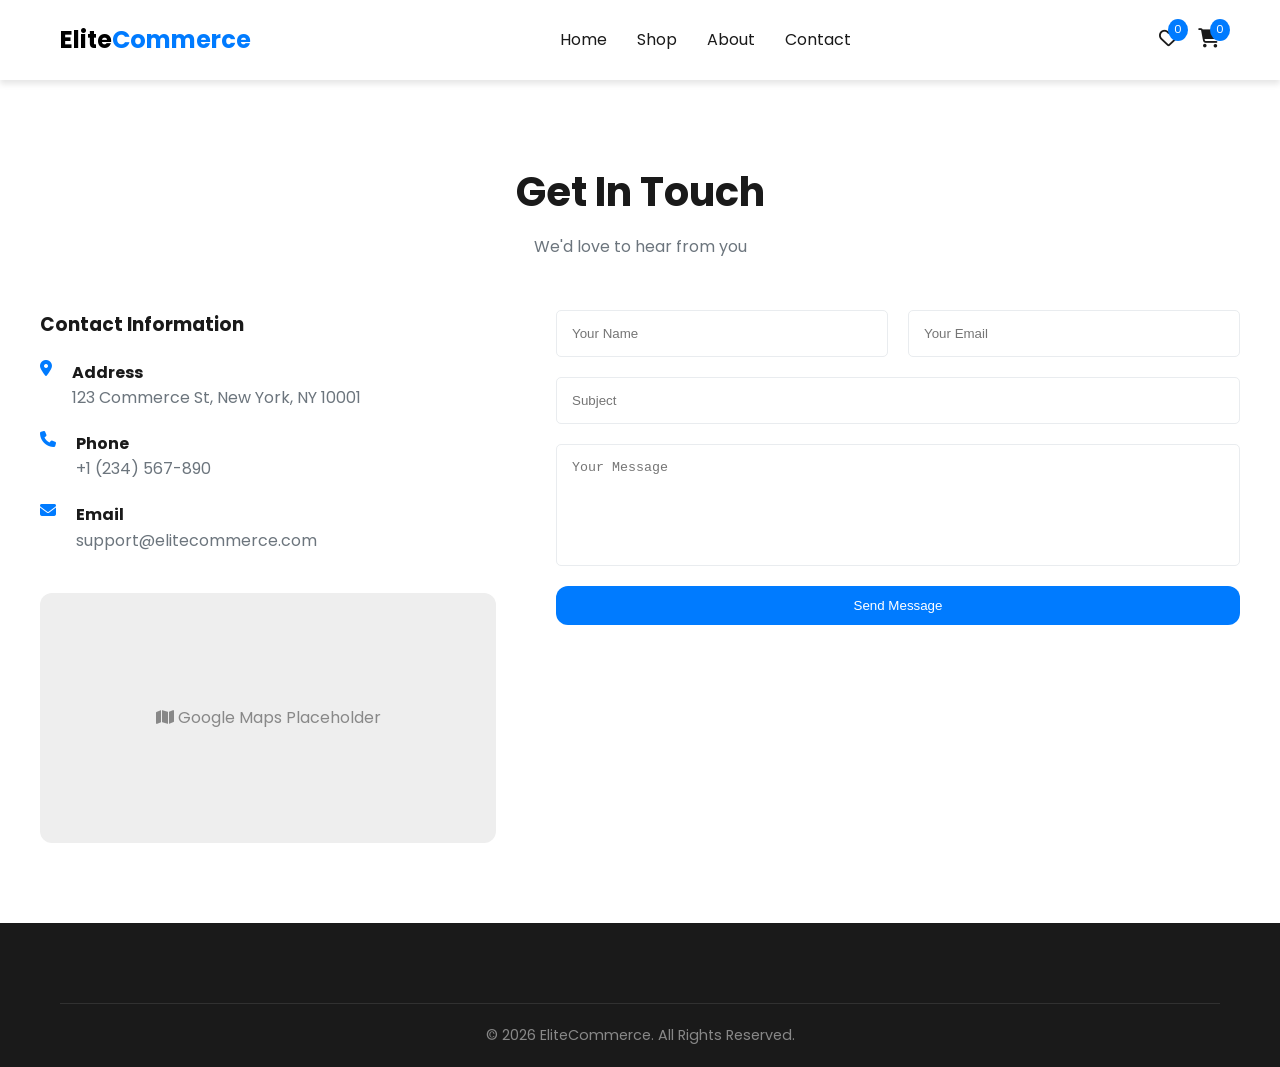
<file: Ecommerce/contact.html>
<!DOCTYPE html>
<html lang="en">
<head>
    <meta charset="UTF-8">
    <meta name="viewport" content="width=device-width, initial-scale=1.0">
    <title>Contact Us | EliteCommerce</title>
    <link rel="preconnect" href="https://fonts.googleapis.com">
    <link rel="preconnect" href="https://fonts.gstatic.com" crossorigin>
    <link href="https://fonts.googleapis.com/css2?family=Poppins:wght@300;400;500;600;700&display=swap" rel="stylesheet">
    <link rel="stylesheet" href="https://cdnjs.cloudflare.com/ajax/libs/font-awesome/6.4.0/css/all.min.css">
    <link rel="stylesheet" href="css/style.css">
    <link rel="stylesheet" href="css/responsive.css">
</head>
<body>
    <!-- Navbar -->
    <header>
        <div class="container">
            <nav>
                <a href="index.html" class="logo">Elite<span>Commerce</span></a>
                <ul class="nav-links">
                    <li><a href="index.html">Home</a></li>
                    <li><a href="shop.html">Shop</a></li>
                    <li><a href="about.html">About</a></li>
                    <li><a href="contact.html" class="active">Contact</a></li>
                </ul>
                <div class="nav-icons">
                    <a href="wishlist.html" class="wishlist-count">
                        <i class="far fa-heart"></i>
                        <span class="badge" id="wishlist-badge">0</span>
                    </a>
                    <a href="cart.html" class="cart-count">
                        <i class="fas fa-shopping-cart"></i>
                        <span class="badge" id="cart-badge">0</span>
                    </a>
                    <i class="fas fa-bars menu-toggle" id="menu-toggle"></i>
                </div>
            </nav>
        </div>
    </header>

    <main class="container" style="padding: 80px 0;">
        <div class="section-title">
            <h2>Get In Touch</h2>
            <p>We'd love to hear from you</p>
        </div>

        <div style="display: grid; grid-template-columns: 1fr 1.5fr; gap: 60px;">
            <!-- Contact Info -->
            <div class="contact-info">
                <div style="margin-bottom: 40px;">
                    <h3 style="margin-bottom: 20px;">Contact Information</h3>
                    <div style="display: flex; gap: 20px; margin-bottom: 20px;">
                        <i class="fas fa-map-marker-alt" style="color: var(--primary-color);"></i>
                        <div>
                            <h4>Address</h4>
                            <p style="color: var(--secondary-color);">123 Commerce St, New York, NY 10001</p>
                        </div>
                    </div>
                    <div style="display: flex; gap: 20px; margin-bottom: 20px;">
                        <i class="fas fa-phone" style="color: var(--primary-color);"></i>
                        <div>
                            <h4>Phone</h4>
                            <p style="color: var(--secondary-color);">+1 (234) 567-890</p>
                        </div>
                    </div>
                    <div style="display: flex; gap: 20px; margin-bottom: 20px;">
                        <i class="fas fa-envelope" style="color: var(--primary-color);"></i>
                        <div>
                            <h4>Email</h4>
                            <p style="color: var(--secondary-color);">support@elitecommerce.com</p>
                        </div>
                    </div>
                </div>
                
                <div class="map-placeholder" style="width: 100%; height: 250px; background: #eee; border-radius: var(--border-radius); display: flex; align-items: center; justify-content: center; color: #888;">
                    <p><i class="fas fa-map"></i> Google Maps Placeholder</p>
                </div>
            </div>

            <!-- Contact Form -->
            <div class="contact-form">
                <form id="contact-form" style="display: grid; gap: 20px;">
                    <div style="display: grid; grid-template-columns: 1fr 1fr; gap: 20px;">
                        <input type="text" placeholder="Your Name" style="padding: 15px; border: 1px solid var(--gray-light); border-radius: 5px; outline: none;" required>
                        <input type="email" placeholder="Your Email" style="padding: 15px; border: 1px solid var(--gray-light); border-radius: 5px; outline: none;" required>
                    </div>
                    <input type="text" placeholder="Subject" style="padding: 15px; border: 1px solid var(--gray-light); border-radius: 5px; outline: none;" required>
                    <textarea placeholder="Your Message" rows="6" style="padding: 15px; border: 1px solid var(--gray-light); border-radius: 5px; outline: none; resize: none;" required></textarea>
                    <button type="submit" class="btn btn-primary">Send Message</button>
                </form>
            </div>
        </div>
    </main>

    <!-- Footer -->
    <footer>
        <div class="container">
            <div class="footer-bottom">
                <p>&copy; 2026 EliteCommerce. All Rights Reserved.</p>
            </div>
        </div>
    </footer>

    <script type="module" src="js/app.js"></script>
    <script>
        document.getElementById('contact-form').addEventListener('submit', (e) => {
            e.preventDefault();
            alert('Thank you for your message! We will get back to you soon.');
            e.target.reset();
        });
    </script>
</body>
</html>
</file>
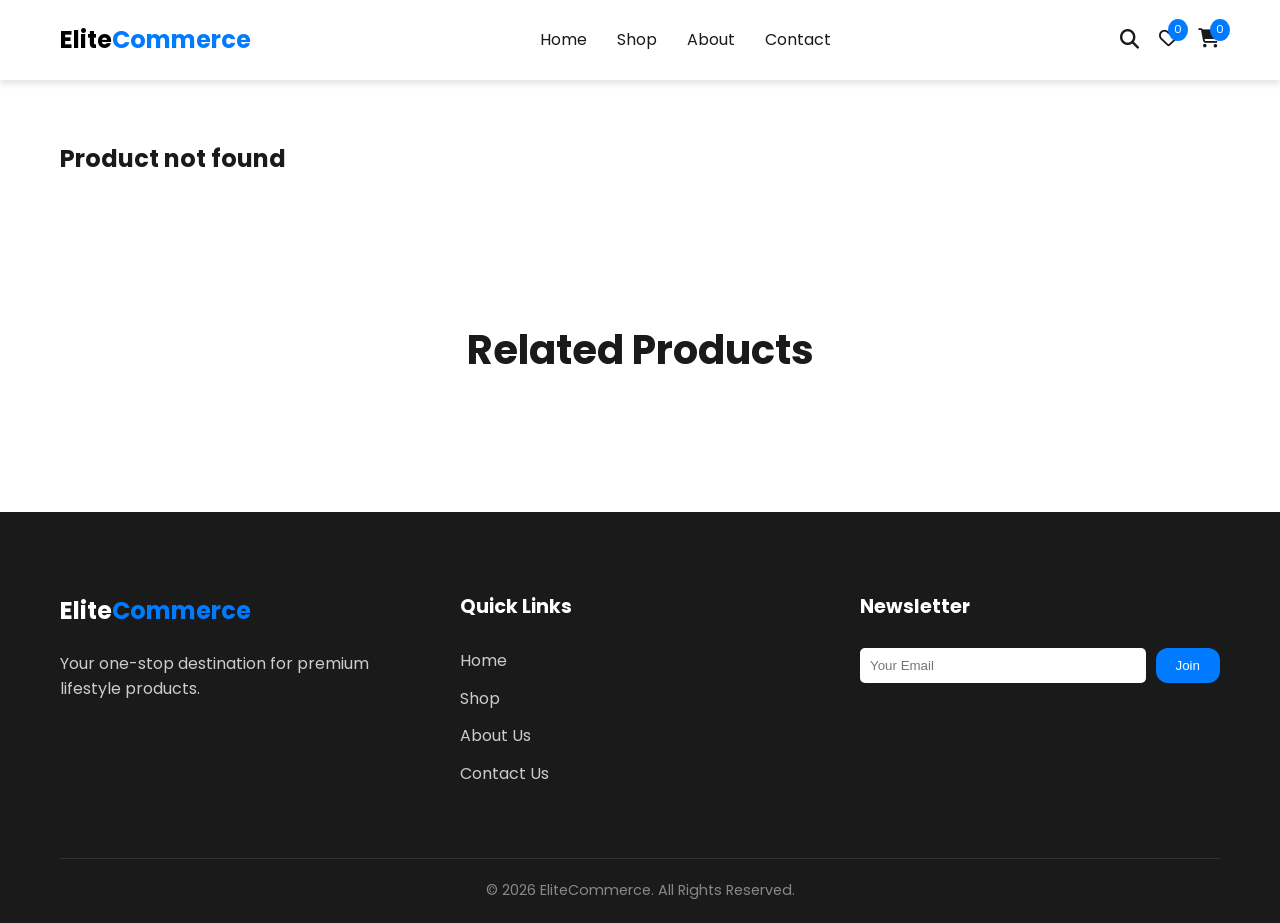
<file: Ecommerce/product.html>
<!DOCTYPE html>
<html lang="en">
<head>
    <meta charset="UTF-8">
    <meta name="viewport" content="width=device-width, initial-scale=1.0">
    <title>Product Details | EliteCommerce</title>
    <link rel="preconnect" href="https://fonts.googleapis.com">
    <link rel="preconnect" href="https://fonts.gstatic.com" crossorigin>
    <link href="https://fonts.googleapis.com/css2?family=Poppins:wght@300;400;500;600;700&display=swap" rel="stylesheet">
    <link rel="stylesheet" href="https://cdnjs.cloudflare.com/ajax/libs/font-awesome/6.4.0/css/all.min.css">
    <link rel="stylesheet" href="css/style.css">
    <link rel="stylesheet" href="css/responsive.css">
    <link rel="stylesheet" href="css/product.css">
</head>
<body>
    <!-- Navbar -->
    <header>
        <div class="container">
            <nav>
                <a href="index.html" class="logo">Elite<span>Commerce</span></a>
                <ul class="nav-links">
                    <li><a href="index.html">Home</a></li>
                    <li><a href="shop.html">Shop</a></li>
                    <li><a href="about.html">About</a></li>
                    <li><a href="contact.html">Contact</a></li>
                </ul>
                <div class="nav-icons">
                    <i class="fas fa-search" id="search-icon"></i>
                    <a href="wishlist.html" class="wishlist-count">
                        <i class="far fa-heart"></i>
                        <span class="badge" id="wishlist-badge">0</span>
                    </a>
                    <a href="cart.html" class="cart-count">
                        <i class="fas fa-shopping-cart"></i>
                        <span class="badge" id="cart-badge">0</span>
                    </a>
                    <i class="fas fa-bars menu-toggle" id="menu-toggle"></i>
                </div>
            </nav>
        </div>
    </header>

    <main class="container">
        <section class="product-details" id="product-details-container">
            <!-- Product details will be injected by JS -->
        </section>

        <!-- Related Products -->
        <section class="related-products">
            <div class="section-title">
                <h2>Related Products</h2>
            </div>
            <div class="product-grid" id="related-products-grid">
                <!-- Related products will be injected by JS -->
            </div>
        </section>
    </main>

    <!-- Footer -->
    <footer>
        <div class="container">
            <div class="footer-grid">
                <div class="footer-col">
                    <a href="index.html" class="logo" style="color: white;">Elite<span>Commerce</span></a>
                    <p style="margin-top: 20px; color: #ccc;">Your one-stop destination for premium lifestyle products.</p>
                </div>
                <div class="footer-col">
                    <h3>Quick Links</h3>
                    <ul>
                        <li><a href="index.html">Home</a></li>
                        <li><a href="shop.html">Shop</a></li>
                        <li><a href="about.html">About Us</a></li>
                        <li><a href="contact.html">Contact Us</a></li>
                    </ul>
                </div>
                <div class="footer-col">
                    <h3>Newsletter</h3>
                    <form id="newsletter-form" style="display: flex; gap: 10px;">
                        <input type="email" placeholder="Your Email" style="padding: 10px; border-radius: 5px; border: none; flex: 1;">
                        <button type="submit" class="btn btn-primary" style="padding: 10px 20px;">Join</button>
                    </form>
                </div>
            </div>
            <div class="footer-bottom">
                <p>&copy; 2026 EliteCommerce. All Rights Reserved.</p>
            </div>
        </div>
    </footer>

    <script type="module" src="js/product.js"></script>
</body>
</html>
</file>
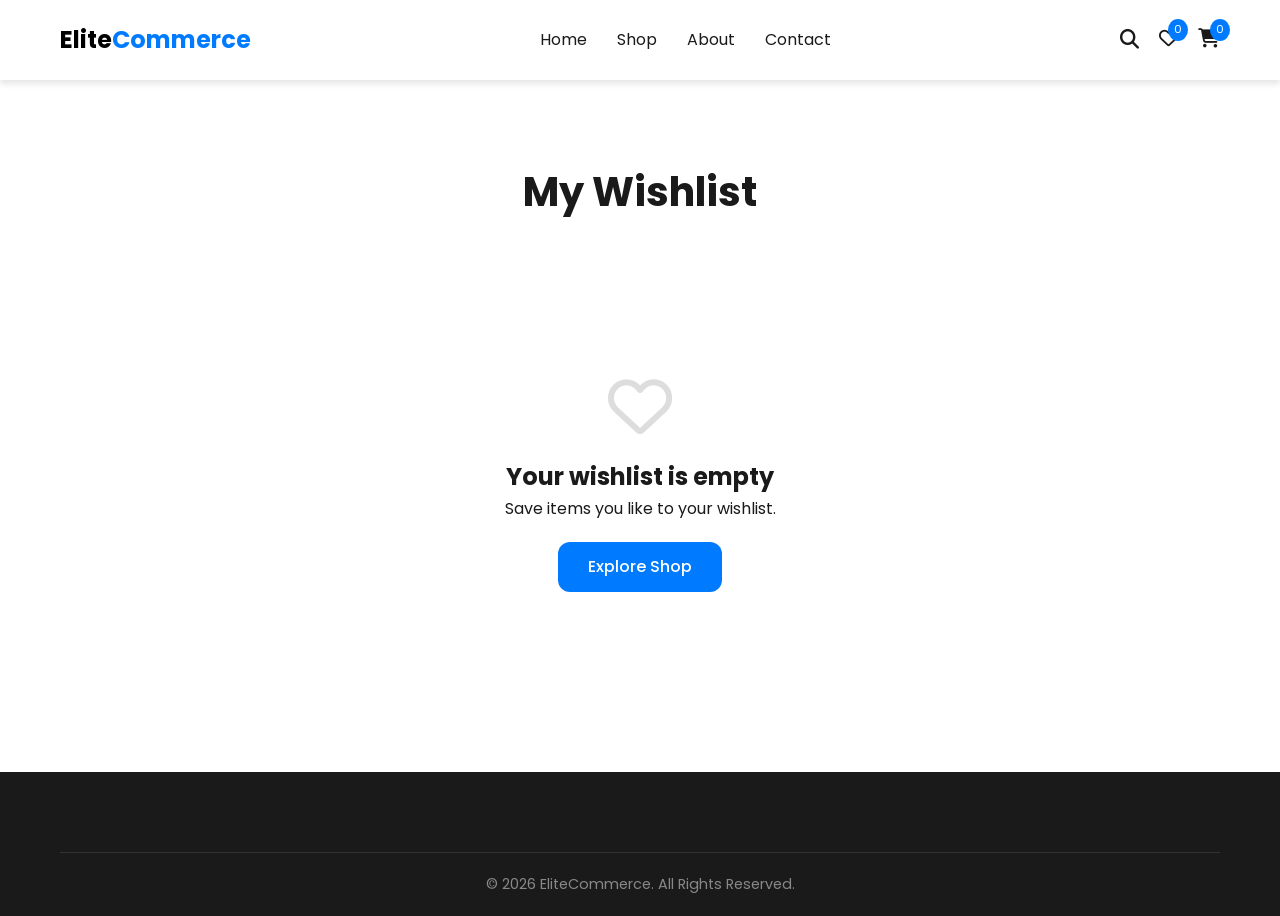
<file: Ecommerce/wishlist.html>
<!DOCTYPE html>
<html lang="en">
<head>
    <meta charset="UTF-8">
    <meta name="viewport" content="width=device-width, initial-scale=1.0">
    <title>Wishlist | EliteCommerce</title>
    <link rel="preconnect" href="https://fonts.googleapis.com">
    <link rel="preconnect" href="https://fonts.gstatic.com" crossorigin>
    <link href="https://fonts.googleapis.com/css2?family=Poppins:wght@300;400;500;600;700&display=swap" rel="stylesheet">
    <link rel="stylesheet" href="https://cdnjs.cloudflare.com/ajax/libs/font-awesome/6.4.0/css/all.min.css">
    <link rel="stylesheet" href="css/style.css">
    <link rel="stylesheet" href="css/responsive.css">
</head>
<body>
    <!-- Navbar -->
    <header>
        <div class="container">
            <nav>
                <a href="index.html" class="logo">Elite<span>Commerce</span></a>
                <ul class="nav-links">
                    <li><a href="index.html">Home</a></li>
                    <li><a href="shop.html">Shop</a></li>
                    <li><a href="about.html">About</a></li>
                    <li><a href="contact.html">Contact</a></li>
                </ul>
                <div class="nav-icons">
                    <i class="fas fa-search" id="search-icon"></i>
                    <a href="wishlist.html" class="wishlist-count">
                        <i class="far fa-heart"></i>
                        <span class="badge" id="wishlist-badge">0</span>
                    </a>
                    <a href="cart.html" class="cart-count">
                        <i class="fas fa-shopping-cart"></i>
                        <span class="badge" id="cart-badge">0</span>
                    </a>
                    <i class="fas fa-bars menu-toggle" id="menu-toggle"></i>
                </div>
            </nav>
        </div>
    </header>

    <main class="container">
        <section class="wishlist-section">
            <div class="section-title">
                <h2>My Wishlist</h2>
            </div>
            <div class="product-grid" id="wishlist-grid">
                <!-- Wishlist products will be injected by JS -->
            </div>
        </section>
    </main>

    <!-- Footer -->
    <footer>
        <div class="container">
            <div class="footer-bottom">
                <p>&copy; 2026 EliteCommerce. All Rights Reserved.</p>
            </div>
        </div>
    </footer>

    <script type="module" src="js/wishlist.js"></script>
</body>
</html>
</file>
<file: Spider Watch/style.css>
body {
  margin: 0;
  background: black;
  display: flex;
  justify-content: center;
  align-items: center;
  height: 100vh;
}

.clock svg {
  width: 400px;
  height: 400px;
}

.circle {
  fill: none;
  stroke: orange;
  stroke-width: 2;
  filter: url(#glow);
}

line {
  stroke: orange;
  stroke-linecap: round;
  filter: url(#glow);
}

#hour { stroke-width: 6; }
#minute { stroke-width: 4; }
#second { stroke-width: 2; }

text {
  fill: orange;
  font-size: 16px;
  text-anchor: middle;
  dominant-baseline: middle;
  filter: url(#glow);
}
</file>
<file: E-commerce 2  Website/css/style.css>
/* ==========================================================================
   Global Theme Styles & Design System
   ========================================================================== */

@import url('https://fonts.googleapis.com/css2?family=Poppins:wght@300;400;500;600;700&display=swap');

:root {
  /* Color Palette */
  --primary: #0066FF;
  --primary-hover: #0052CC;
  --primary-light: #E6F0FF;
  --dark: #0F172A;
  --dark-muted: #334155;
  --text-primary: #1E293B;
  --text-secondary: #64748B;
  --bg-light: #F8FAFC;
  --bg-white: #FFFFFF;
  --border-color: #E2E8F0;
  
  /* Status Colors */
  --success: #10B981;
  --warning: #F59E0B;
  --danger: #EF4444;

  /* Typography */
  --font-family: 'Poppins', -apple-system, BlinkMacSystemFont, sans-serif;

  /* Elevation / Shadows */
  --shadow-sm: 0 1px 2px 0 rgba(0, 0, 0, 0.05);
  --shadow-md: 0 4px 6px -1px rgba(0, 0, 0, 0.05), 0 2px 4px -1px rgba(0, 0, 0, 0.03);
  --shadow-lg: 0 10px 25px -3px rgba(0, 0, 0, 0.08), 0 4px 6px -2px rgba(0, 0, 0, 0.03);
  --shadow-hover: 0 20px 30px -10px rgba(0, 102, 255, 0.15), 0 10px 15px -5px rgba(0, 0, 0, 0.04);

  /* Radius */
  --radius-sm: 6px;
  --radius-md: 12px;
  --radius-lg: 20px;
  --radius-full: 9999px;

  /* Transitions */
  --transition-fast: all 0.2s cubic-bezier(0.4, 0, 0.2, 1);
  --transition-normal: all 0.3s cubic-bezier(0.4, 0, 0.2, 1);
}

/* Reset & Core Base */
* {
  margin: 0;
  padding: 0;
  box-sizing: border-box;
}

html {
  scroll-behavior: smooth;
}

body {
  font-family: var(--font-family);
  background-color: var(--bg-light);
  color: var(--text-primary);
  line-height: 1.6;
  font-size: 15px;
  -webkit-font-smoothing: antialiased;
}

a {
  color: inherit;
  text-decoration: none;
  transition: var(--transition-fast);
}

ul {
  list-style: none;
}

img {
  max-width: 100%;
  height: auto;
  display: block;
}

button, input, select, textarea {
  font-family: inherit;
  font-size: inherit;
}

/* Container */
.container {
  width: 100%;
  max-width: 1240px;
  margin: 0 auto;
  padding: 0 20px;
}

/* Typography Utilities */
h1, h2, h3, h4, h5, h6 {
  color: var(--dark);
  font-weight: 600;
  line-height: 1.3;
}

.section-title {
  font-size: 2rem;
  font-weight: 700;
  text-align: center;
  margin-bottom: 8px;
  letter-spacing: -0.02em;
}

.section-subtitle {
  text-align: center;
  color: var(--text-secondary);
  font-size: 1rem;
  margin-bottom: 40px;
}

/* Header & Sticky Navbar */
.top-bar {
  background-color: var(--dark);
  color: #94A3B8;
  font-size: 0.825rem;
  padding: 8px 0;
}

.top-bar .container {
  display: flex;
  justify-content: space-between;
  align-items: center;
}

.top-bar-notice {
  display: flex;
  align-items: center;
  gap: 6px;
}

.top-bar-notice span {
  color: #FFF;
  font-weight: 500;
}

.site-header {
  position: sticky;
  top: 0;
  z-index: 1000;
  background: rgba(255, 255, 255, 0.95);
  backdrop-filter: blur(12px);
  border-bottom: 1px solid var(--border-color);
  transition: var(--transition-normal);
}

.site-header.scrolled {
  box-shadow: var(--shadow-md);
}

.header-wrapper {
  display: flex;
  align-items: center;
  justify-content: space-between;
  height: 80px;
  gap: 24px;
}

.logo {
  display: flex;
  align-items: center;
  gap: 8px;
  font-size: 1.5rem;
  font-weight: 700;
  color: var(--dark);
}

.logo-icon {
  width: 38px;
  height: 38px;
  background: var(--primary);
  color: #FFF;
  border-radius: var(--radius-md);
  display: flex;
  align-items: center;
  justify-content: center;
  font-weight: 700;
}

.logo span {
  color: var(--primary);
}

.nav-menu {
  display: flex;
  align-items: center;
  gap: 32px;
}

.nav-link {
  font-weight: 500;
  color: var(--text-primary);
  position: relative;
  padding: 6px 0;
}

.nav-link:hover,
.nav-link.active {
  color: var(--primary);
}

.nav-link::after {
  content: '';
  position: absolute;
  bottom: 0;
  left: 0;
  width: 0;
  height: 2px;
  background-color: var(--primary);
  transition: var(--transition-fast);
}

.nav-link:hover::after,
.nav-link.active::after {
  width: 100%;
}

/* Search Bar in Header */
.header-search-wrapper {
  position: relative;
  flex: 1;
  max-width: 380px;
}

.header-search-form {
  position: relative;
  display: flex;
  align-items: center;
}

.header-search-input {
  width: 100%;
  height: 44px;
  padding: 0 44px 0 18px;
  background: var(--bg-light);
  border: 1px solid var(--border-color);
  border-radius: var(--radius-full);
  outline: none;
  transition: var(--transition-fast);
}

.header-search-input:focus {
  background: #FFF;
  border-color: var(--primary);
  box-shadow: 0 0 0 3px rgba(0, 102, 255, 0.15);
}

.header-search-btn {
  position: absolute;
  right: 6px;
  width: 34px;
  height: 34px;
  background: var(--primary);
  border: none;
  border-radius: 50%;
  color: #FFF;
  cursor: pointer;
  display: flex;
  align-items: center;
  justify-content: center;
}

.header-search-results {
  position: absolute;
  top: calc(100% + 8px);
  left: 0;
  right: 0;
  background: #FFF;
  border-radius: var(--radius-md);
  box-shadow: var(--shadow-lg);
  border: 1px solid var(--border-color);
  overflow: hidden;
  display: none;
  z-index: 100;
}

.header-search-results.open {
  display: block;
}

.search-result-item {
  display: flex;
  align-items: center;
  gap: 12px;
  padding: 10px 14px;
  border-bottom: 1px solid var(--border-color);
}

.search-result-item:hover {
  background: var(--bg-light);
}

.search-result-item img {
  width: 44px;
  height: 44px;
  object-fit: cover;
  border-radius: var(--radius-sm);
}

.search-result-info {
  display: flex;
  flex-direction: column;
}

.search-result-title {
  font-weight: 500;
  font-size: 0.9rem;
  color: var(--dark);
}

.search-result-price {
  font-size: 0.85rem;
  color: var(--primary);
  font-weight: 600;
}

.search-view-all {
  display: block;
  padding: 10px;
  text-align: center;
  font-weight: 500;
  color: var(--primary);
  background: var(--primary-light);
  font-size: 0.85rem;
}

/* Header Icons Action Group */
.header-actions {
  display: flex;
  align-items: center;
  gap: 16px;
}

.header-icon-btn {
  position: relative;
  width: 44px;
  height: 44px;
  border-radius: 50%;
  display: flex;
  align-items: center;
  justify-content: center;
  color: var(--dark);
  background: var(--bg-light);
  transition: var(--transition-fast);
}

.header-icon-btn:hover {
  background: var(--primary-light);
  color: var(--primary);
}

.count-badge {
  position: absolute;
  top: -2px;
  right: -2px;
  background: var(--primary);
  color: #FFF;
  font-size: 0.7rem;
  font-weight: 700;
  width: 20px;
  height: 20px;
  border-radius: 50%;
  display: flex;
  align-items: center;
  justify-content: center;
  border: 2px solid #FFF;
}

.mobile-menu-toggle {
  display: none;
  background: none;
  border: none;
  font-size: 1.5rem;
  cursor: pointer;
  color: var(--dark);
}

/* Buttons System */
.btn {
  display: inline-flex;
  align-items: center;
  justify-content: center;
  gap: 8px;
  padding: 12px 24px;
  border-radius: var(--radius-full);
  font-weight: 600;
  font-size: 0.95rem;
  cursor: pointer;
  border: none;
  outline: none;
  position: relative;
  overflow: hidden;
  transition: var(--transition-fast);
}

.btn-primary {
  background: var(--primary);
  color: #FFF;
  box-shadow: 0 4px 14px rgba(0, 102, 255, 0.3);
}

.btn-primary:hover {
  background: var(--primary-hover);
  transform: translateY(-2px);
  box-shadow: 0 6px 20px rgba(0, 102, 255, 0.4);
}

.btn-outline {
  background: transparent;
  border: 2px solid var(--border-color);
  color: var(--dark);
}

.btn-outline:hover {
  border-color: var(--primary);
  color: var(--primary);
  background: var(--primary-light);
}

/* Button Ripple Effect */
.ripple {
  position: absolute;
  border-radius: 50%;
  transform: scale(0);
  animation: ripple-anim 0.6s linear;
  background-color: rgba(255, 255, 255, 0.4);
  pointer-events: none;
}

@keyframes ripple-anim {
  to {
    transform: scale(4);
    opacity: 0;
  }
}

/* Product Card Styling */
.product-card {
  background: var(--bg-white);
  border-radius: var(--radius-md);
  border: 1px solid var(--border-color);
  overflow: hidden;
  display: flex;
  flex-direction: column;
  position: relative;
  transition: var(--transition-normal);
}

.product-card:hover {
  transform: translateY(-8px);
  box-shadow: var(--shadow-hover);
  border-color: rgba(0, 102, 255, 0.2);
}

.product-image-wrapper {
  position: relative;
  width: 100%;
  padding-top: 85%; /* Aspect Ratio */
  overflow: hidden;
  background: #F1F5F9;
}

.product-image {
  position: absolute;
  top: 0;
  left: 0;
  width: 100%;
  height: 100%;
  object-fit: cover;
  transition: transform 0.5s ease;
}

.product-card:hover .product-image {
  transform: scale(1.06);
}

.product-badge {
  position: absolute;
  top: 12px;
  left: 12px;
  z-index: 2;
  padding: 4px 10px;
  border-radius: var(--radius-full);
  font-size: 0.75rem;
  font-weight: 700;
  text-transform: uppercase;
}

.product-badge.discount {
  background: var(--danger);
  color: #FFF;
}

.product-actions-overlay {
  position: absolute;
  bottom: 12px;
  right: 12px;
  display: flex;
  flex-direction: column;
  gap: 8px;
  opacity: 0;
  transform: translateX(10px);
  transition: var(--transition-fast);
  z-index: 3;
}

.product-card:hover .product-actions-overlay {
  opacity: 1;
  transform: translateX(0);
}

.action-btn {
  width: 36px;
  height: 36px;
  border-radius: 50%;
  background: #FFF;
  border: none;
  box-shadow: var(--shadow-md);
  display: flex;
  align-items: center;
  justify-content: center;
  cursor: pointer;
  color: var(--dark);
  transition: var(--transition-fast);
}

.action-btn:hover {
  background: var(--primary);
  color: #FFF;
}

.action-btn.active {
  color: var(--primary);
}

.product-content {
  padding: 16px;
  display: flex;
  flex-direction: column;
  flex-grow: 1;
}

.product-category {
  font-size: 0.75rem;
  color: var(--text-secondary);
  text-transform: uppercase;
  letter-spacing: 0.05em;
  font-weight: 600;
  margin-bottom: 4px;
}

.product-title {
  font-size: 1rem;
  font-weight: 600;
  margin-bottom: 8px;
  line-height: 1.4;
  display: -webkit-box;
  -webkit-line-clamp: 2;
  -webkit-box-orient: vertical;
  overflow: hidden;
}

.product-title a:hover {
  color: var(--primary);
}

.product-rating {
  display: flex;
  align-items: center;
  gap: 6px;
  font-size: 0.825rem;
  margin-bottom: 14px;
}

.stars {
  color: var(--warning);
  letter-spacing: 1px;
}

.rating-value {
  color: var(--text-secondary);
}

.product-bottom-row {
  display: flex;
  align-items: center;
  justify-content: space-between;
  margin-top: auto;
  padding-top: 12px;
  border-top: 1px dashed var(--border-color);
}

.product-price {
  display: flex;
  align-items: baseline;
  gap: 6px;
}

.current-price {
  font-size: 1.15rem;
  font-weight: 700;
  color: var(--primary);
}

.original-price {
  font-size: 0.85rem;
  color: var(--text-secondary);
  text-decoration: line-through;
}

.btn-add-cart {
  padding: 8px 14px;
  font-size: 0.85rem;
  border-radius: var(--radius-md);
}

/* Quick View Modal */
.quick-view-modal {
  position: fixed;
  top: 0;
  left: 0;
  width: 100%;
  height: 100%;
  z-index: 2000;
  display: flex;
  align-items: center;
  justify-content: center;
  opacity: 0;
  pointer-events: none;
  transition: opacity 0.3s ease;
}

.quick-view-modal.open {
  opacity: 1;
  pointer-events: auto;
}

.modal-backdrop {
  position: absolute;
  width: 100%;
  height: 100%;
  background: rgba(15, 23, 42, 0.6);
  backdrop-filter: blur(4px);
}

.modal-dialog {
  position: relative;
  width: 90%;
  max-width: 850px;
  background: #FFF;
  border-radius: var(--radius-lg);
  box-shadow: var(--shadow-lg);
  z-index: 2010;
  overflow: hidden;
  max-height: 90vh;
  overflow-y: auto;
  animation: modal-slide 0.3s ease;
}

@keyframes modal-slide {
  from { transform: translateY(30px) scale(0.95); }
  to { transform: translateY(0) scale(1); }
}

.modal-close {
  position: absolute;
  top: 16px;
  right: 16px;
  width: 36px;
  height: 36px;
  background: var(--bg-light);
  border: none;
  border-radius: 50%;
  font-size: 1.5rem;
  cursor: pointer;
  z-index: 10;
}

.quick-view-grid {
  display: grid;
  grid-template-columns: 1fr 1fr;
  gap: 32px;
  padding: 32px;
}

.qv-main-img {
  width: 100%;
  height: 320px;
  object-fit: cover;
  border-radius: var(--radius-md);
  margin-bottom: 12px;
}

.qv-gallery {
  display: flex;
  gap: 10px;
}

.qv-thumb {
  width: 60px;
  height: 60px;
  object-fit: cover;
  border-radius: var(--radius-sm);
  cursor: pointer;
  border: 2px solid transparent;
}

.qv-thumb:hover {
  border-color: var(--primary);
}

.qv-title {
  font-size: 1.5rem;
  margin-bottom: 10px;
}

.qv-price-row {
  display: flex;
  align-items: center;
  gap: 12px;
  margin: 14px 0;
}

.qv-description {
  color: var(--text-secondary);
  margin-bottom: 20px;
  font-size: 0.95rem;
}

.qv-actions {
  display: flex;
  align-items: center;
  gap: 14px;
}

.quantity-picker {
  display: flex;
  align-items: center;
  border: 1px solid var(--border-color);
  border-radius: var(--radius-full);
  overflow: hidden;
  height: 44px;
}

.quantity-picker button {
  width: 36px;
  height: 100%;
  background: var(--bg-light);
  border: none;
  cursor: pointer;
  font-weight: 700;
}

.quantity-picker input {
  width: 44px;
  border: none;
  text-align: center;
  font-weight: 600;
  outline: none;
}

/* Toast Notifications */
.toast-container {
  position: fixed;
  bottom: 24px;
  right: 24px;
  z-index: 3000;
  display: flex;
  flex-direction: column;
  gap: 12px;
}

.toast {
  display: flex;
  align-items: center;
  gap: 12px;
  padding: 14px 20px;
  background: var(--dark);
  color: #FFF;
  border-radius: var(--radius-md);
  box-shadow: var(--shadow-lg);
  min-width: 300px;
  transform: translateX(120%);
  transition: transform 0.3s ease;
}

.toast.show {
  transform: translateX(0);
}

.toast-success .toast-icon { color: var(--success); }
.toast-info .toast-icon { color: var(--primary); }

.toast-message {
  flex-grow: 1;
  font-size: 0.9rem;
}

.toast-close {
  background: none;
  border: none;
  color: #94A3B8;
  font-size: 1.2rem;
  cursor: pointer;
}

/* Footer Section */
.site-footer {
  background: var(--dark);
  color: #94A3B8;
  padding-top: 60px;
  margin-top: 80px;
}

.footer-grid {
  display: grid;
  grid-template-columns: 2fr 1fr 1fr 1.5fr;
  gap: 40px;
  margin-bottom: 40px;
}

.footer-col h4 {
  color: #FFF;
  font-size: 1.1rem;
  margin-bottom: 20px;
}

.footer-col p {
  line-height: 1.7;
  margin-bottom: 20px;
}

.footer-links li {
  margin-bottom: 12px;
}

.footer-links a:hover {
  color: #FFF;
}

.social-links {
  display: flex;
  gap: 12px;
}

.social-link {
  width: 40px;
  height: 40px;
  border-radius: 50%;
  background: rgba(255, 255, 255, 0.08);
  color: #FFF;
  display: flex;
  align-items: center;
  justify-content: center;
  transition: var(--transition-fast);
}

.social-link:hover {
  background: var(--primary);
}

.footer-bottom {
  border-top: 1px solid rgba(255, 255, 255, 0.1);
  padding: 24px 0;
  text-align: center;
  font-size: 0.85rem;
}

/* Hero Section */
.hero-section {
  padding: 60px 0;
  background: linear-gradient(135deg, #F1F5F9 0%, #E2E8F0 100%);
  border-radius: 0 0 30px 30px;
  margin-bottom: 60px;
}

.hero-grid {
  display: grid;
  grid-template-columns: 1.2fr 1fr;
  align-items: center;
  gap: 40px;
}

.hero-tag {
  display: inline-block;
  padding: 6px 14px;
  background: var(--primary-light);
  color: var(--primary);
  border-radius: var(--radius-full);
  font-weight: 600;
  font-size: 0.85rem;
  margin-bottom: 16px;
}

.hero-title {
  font-size: 3.2rem;
  font-weight: 700;
  line-height: 1.15;
  margin-bottom: 20px;
}

.hero-description {
  font-size: 1.1rem;
  color: var(--text-secondary);
  margin-bottom: 32px;
}

.hero-cta {
  display: flex;
  gap: 16px;
}

.hero-image-box {
  position: relative;
}

.hero-image-box img {
  border-radius: var(--radius-lg);
  box-shadow: var(--shadow-lg);
}

/* Featured Categories */
.categories-grid {
  display: grid;
  grid-template-columns: repeat(auto-fit, minmax(220px, 1fr));
  gap: 24px;
  margin-bottom: 60px;
}

.category-card {
  background: #FFF;
  border-radius: var(--radius-md);
  padding: 24px;
  text-align: center;
  border: 1px solid var(--border-color);
  transition: var(--transition-fast);
  display: flex;
  flex-direction: column;
  align-items: center;
}

.category-card:hover {
  transform: translateY(-5px);
  border-color: var(--primary);
  box-shadow: var(--shadow-md);
}

.category-icon {
  width: 60px;
  height: 60px;
  background: var(--primary-light);
  color: var(--primary);
  border-radius: 50%;
  display: flex;
  align-items: center;
  justify-content: center;
  margin-bottom: 16px;
}

.category-card h3 {
  font-size: 1.1rem;
  margin-bottom: 4px;
}

.category-card span {
  font-size: 0.85rem;
  color: var(--text-secondary);
}

/* Newsletter Box */
.newsletter-box {
  background: var(--dark);
  color: #FFF;
  border-radius: var(--radius-lg);
  padding: 60px 40px;
  text-align: center;
  margin: 80px 0 0 0;
}

.newsletter-box h2 {
  color: #FFF;
  font-size: 2.2rem;
  margin-bottom: 12px;
}

.newsletter-box p {
  color: #94A3B8;
  max-width: 600px;
  margin: 0 auto 30px auto;
}

.newsletter-form {
  display: flex;
  max-width: 500px;
  margin: 0 auto;
  gap: 12px;
}

.newsletter-form input {
  flex: 1;
  height: 50px;
  padding: 0 20px;
  border-radius: var(--radius-full);
  border: none;
  outline: none;
}
</file>
<file: E-commerce 2  Website/css/shop.css>
/* ==========================================================================
   Shop Page Styles - Grid, Category Sidebar, Sort Controls
   ========================================================================== */

.shop-page-wrapper {
  padding: 40px 0 80px 0;
}

.shop-header-banner {
  background: linear-gradient(135deg, var(--dark) 0%, #1E293B 100%);
  color: #FFF;
  border-radius: var(--radius-lg);
  padding: 40px;
  margin-bottom: 40px;
  display: flex;
  justify-content: space-between;
  align-items: center;
}

.shop-header-banner h1 {
  color: #FFF;
  font-size: 2.2rem;
  margin-bottom: 8px;
}

.shop-header-banner p {
  color: #94A3B8;
}

/* Category Filter Chips / Bar */
.category-filter-bar {
  display: flex;
  align-items: center;
  gap: 12px;
  overflow-x: auto;
  padding-bottom: 12px;
  margin-bottom: 30px;
}

.category-filter-btn {
  padding: 10px 20px;
  border-radius: var(--radius-full);
  background: #FFF;
  border: 1px solid var(--border-color);
  font-weight: 500;
  font-size: 0.9rem;
  cursor: pointer;
  white-space: nowrap;
  transition: var(--transition-fast);
  color: var(--text-primary);
}

.category-filter-btn:hover,
.category-filter-btn.active {
  background: var(--primary);
  color: #FFF;
  border-color: var(--primary);
  box-shadow: 0 4px 12px rgba(0, 102, 255, 0.25);
}

/* Shop Toolbar Controls */
.shop-toolbar {
  display: flex;
  align-items: center;
  justify-content: space-between;
  background: #FFF;
  padding: 16px 24px;
  border-radius: var(--radius-md);
  border: 1px solid var(--border-color);
  margin-bottom: 32px;
}

.shop-result-count {
  font-weight: 500;
  color: var(--text-secondary);
}

.shop-toolbar-right {
  display: flex;
  align-items: center;
  gap: 20px;
}

.shop-search-box {
  position: relative;
}

.shop-search-box input {
  padding: 8px 16px 8px 36px;
  border: 1px solid var(--border-color);
  border-radius: var(--radius-full);
  outline: none;
  font-size: 0.9rem;
}

.shop-search-box svg {
  position: absolute;
  left: 12px;
  top: 50%;
  transform: translateY(-50%);
  color: var(--text-secondary);
}

.sort-select-wrapper {
  display: flex;
  align-items: center;
  gap: 8px;
}

.sort-select-wrapper label {
  font-size: 0.9rem;
  font-weight: 500;
  color: var(--text-secondary);
}

.sort-select-wrapper select {
  padding: 8px 14px;
  border-radius: var(--radius-sm);
  border: 1px solid var(--border-color);
  outline: none;
  background: #FFF;
  cursor: pointer;
}

/* Shop Grid */
.shop-products-grid {
  display: grid;
  grid-template-columns: repeat(4, 1fr);
  gap: 24px;
}

.no-products-found {
  grid-column: 1 / -1;
  text-align: center;
  padding: 60px 20px;
  background: #FFF;
  border-radius: var(--radius-md);
  border: 1px dashed var(--border-color);
}

.no-products-found svg {
  margin-bottom: 16px;
}

.no-products-found h3 {
  font-size: 1.3rem;
  margin-bottom: 8px;
}

.no-products-found p {
  color: var(--text-secondary);
  margin-bottom: 20px;
}
</file>
<file: E-commerce 2  Website/css/responsive.css>
/* ==========================================================================
   Responsive Media Queries (Mobile First Approach)
   ========================================================================== */

/* Large Laptops / Desktops */
@media (max-width: 1200px) {
  .shop-products-grid {
    grid-template-columns: repeat(3, 1fr);
  }
}

/* Tablets (Portrait & Landscape) */
@media (max-width: 992px) {
  .header-search-wrapper {
    max-width: 260px;
  }

  .hero-grid {
    grid-template-columns: 1fr;
    text-align: center;
  }

  .hero-title {
    font-size: 2.4rem;
  }

  .hero-cta {
    justify-content: center;
  }

  .footer-grid {
    grid-template-columns: 1fr 1fr;
    gap: 30px;
  }

  .shop-products-grid {
    grid-template-columns: repeat(2, 1fr);
  }

  .product-detail-grid {
    grid-template-columns: 1fr;
    gap: 30px;
    padding: 24px;
  }

  .cart-layout {
    grid-template-columns: 1fr;
  }

  .quick-view-grid {
    grid-template-columns: 1fr;
    gap: 20px;
    padding: 20px;
  }
}

/* Mobile Devices */
@media (max-width: 768px) {
  .top-bar {
    display: none; /* Hide top bar on mobile for clean UI */
  }

  .site-header {
    padding: 0 10px;
  }

  .header-wrapper {
    height: 70px;
  }

  .header-search-wrapper {
    display: none; /* Hidden from main bar on mobile, accessed via menu */
  }

  .mobile-menu-toggle {
    display: block;
  }

  .nav-menu {
    position: fixed;
    top: 70px;
    left: 0;
    width: 100%;
    background: #FFF;
    flex-direction: column;
    padding: 24px;
    box-shadow: var(--shadow-lg);
    border-bottom: 1px solid var(--border-color);
    transform: translateY(-150%);
    transition: transform 0.3s ease;
    z-index: 999;
  }

  .nav-menu.active {
    transform: translateY(0);
  }

  .hero-title {
    font-size: 2rem;
  }

  .shop-products-grid {
    grid-template-columns: 1fr;
  }

  .shop-toolbar {
    flex-direction: column;
    gap: 16px;
    align-items: stretch;
  }

  .shop-toolbar-right {
    flex-direction: column;
    align-items: stretch;
  }

  .footer-grid {
    grid-template-columns: 1fr;
  }

  .newsletter-form {
    flex-direction: column;
  }

  .newsletter-form input {
    width: 100%;
  }

  .cart-table thead {
    display: none; /* Table cards view on mobile */
  }

  .cart-table, .cart-table tbody, .cart-table tr, .cart-table td {
    display: block;
    width: 100%;
  }

  .cart-table tr {
    margin-bottom: 16px;
    border-bottom: 2px solid var(--border-color);
  }

  .cart-table td {
    text-align: right;
    padding-left: 50%;
    position: relative;
  }

  .cart-table td::before {
    content: attr(data-label);
    position: absolute;
    left: 16px;
    width: 45%;
    padding-right: 10px;
    white-space: nowrap;
    text-align: left;
    font-weight: 600;
    color: var(--text-secondary);
  }
}
</file>
<file: E-commerce 2  Website/css/cart.css>
/* ==========================================================================
   Cart & Wishlist Page Styles
   ========================================================================== */

.cart-page-wrapper,
.wishlist-page-wrapper {
  padding: 40px 0 80px 0;
}

.page-header {
  margin-bottom: 30px;
}

.page-header h1 {
  font-size: 2.2rem;
  font-weight: 700;
}

.cart-layout {
  display: grid;
  grid-template-columns: 2fr 1fr;
  gap: 32px;
  align-items: start;
}

/* Cart Table */
.cart-table-card {
  background: #FFF;
  border-radius: var(--radius-lg);
  border: 1px solid var(--border-color);
  overflow: hidden;
}

.cart-table {
  width: 100%;
  border-collapse: collapse;
}

.cart-table th {
  background: var(--bg-light);
  padding: 16px 20px;
  text-align: left;
  font-weight: 600;
  color: var(--text-secondary);
  font-size: 0.85rem;
  text-transform: uppercase;
  letter-spacing: 0.05em;
  border-bottom: 1px solid var(--border-color);
}

.cart-table td {
  padding: 20px;
  border-bottom: 1px solid var(--border-color);
  vertical-align: middle;
}

.cart-item-info {
  display: flex;
  align-items: center;
  gap: 16px;
}

.cart-item-img {
  width: 70px;
  height: 70px;
  object-fit: cover;
  border-radius: var(--radius-sm);
}

.cart-item-title {
  font-weight: 600;
  color: var(--dark);
}

.cart-item-category {
  font-size: 0.8rem;
  color: var(--text-secondary);
}

.cart-item-price {
  font-weight: 600;
  color: var(--dark);
}

.cart-item-total {
  font-weight: 700;
  color: var(--primary);
}

.btn-remove-item {
  background: none;
  border: none;
  color: var(--text-secondary);
  cursor: pointer;
  padding: 6px;
  border-radius: 50%;
  transition: var(--transition-fast);
}

.btn-remove-item:hover {
  color: var(--danger);
  background: #FEE2E2;
}

/* Order Summary Box */
.order-summary-card {
  background: #FFF;
  border-radius: var(--radius-lg);
  border: 1px solid var(--border-color);
  padding: 28px;
}

.summary-title {
  font-size: 1.3rem;
  font-weight: 700;
  margin-bottom: 20px;
  padding-bottom: 14px;
  border-bottom: 1px solid var(--border-color);
}

.summary-row {
  display: flex;
  justify-content: space-between;
  margin-bottom: 14px;
  color: var(--text-secondary);
}

.summary-row.total-row {
  font-size: 1.2rem;
  font-weight: 700;
  color: var(--dark);
  border-top: 1px solid var(--border-color);
  padding-top: 16px;
  margin-top: 16px;
}

.total-amount {
  color: var(--primary);
}

.btn-checkout {
  width: 100%;
  margin-top: 20px;
  height: 50px;
}

/* Empty Cart / Wishlist State */
.empty-state-box {
  text-align: center;
  padding: 80px 20px;
  background: #FFF;
  border-radius: var(--radius-lg);
  border: 1px dashed var(--border-color);
}

.empty-state-box svg {
  margin-bottom: 20px;
  color: var(--text-secondary);
}

.empty-state-box h2 {
  font-size: 1.8rem;
  margin-bottom: 10px;
}

.empty-state-box p {
  color: var(--text-secondary);
  margin-bottom: 24px;
}
</file>
<file: Ecommerce/css/style.css>
@import url('https://fonts.googleapis.com/css2?family=Poppins:wght@300;400;500;600;700&display=swap');

:root {
    --primary-color: #007bff;
    --secondary-color: #6c757d;
    --dark-color: #1a1a1a;
    --light-color: #f8f9fa;
    --white: #ffffff;
    --black: #000000;
    --accent-blue: #0056b3;
    --gray-light: #e9ecef;
    --gray-dark: #343a40;
    --shadow: 0 4px 6px rgba(0, 0, 0, 0.1);
    --shadow-hover: 0 10px 20px rgba(0, 0, 0, 0.15);
    --transition: all 0.3s ease;
    --border-radius: 12px;
}

* {
    margin: 0;
    padding: 0;
    box-sizing: border-box;
}

body {
    font-family: 'Poppins', sans-serif;
    line-height: 1.6;
    color: var(--dark-color);
    background-color: var(--white);
    overflow-x: hidden;
}

a {
    text-decoration: none;
    color: inherit;
    transition: var(--transition);
}

ul {
    list-style: none;
}

img {
    max-width: 100%;
    display: block;
}

.container {
    max-width: 1200px;
    margin: 0 auto;
    padding: 0 20px;
}

section {
    padding: 80px 0;
}

/* Navbar */
header {
    position: sticky;
    top: 0;
    background: var(--white);
    box-shadow: var(--shadow);
    z-index: 1000;
}

nav {
    display: flex;
    justify-content: space-between;
    align-items: center;
    height: 80px;
}

.logo {
    font-size: 1.5rem;
    font-weight: 700;
    color: var(--black);
}

.logo span {
    color: var(--primary-color);
}

.nav-links {
    display: flex;
    gap: 30px;
}

.nav-links a:hover {
    color: var(--primary-color);
}

.nav-icons {
    display: flex;
    gap: 20px;
    align-items: center;
}

.nav-icons i {
    font-size: 1.2rem;
    cursor: pointer;
    transition: var(--transition);
}

.nav-icons i:hover {
    color: var(--primary-color);
}

.cart-count, .wishlist-count {
    position: relative;
}

.badge {
    position: absolute;
    top: -8px;
    right: -10px;
    background: var(--primary-color);
    color: var(--white);
    font-size: 0.7rem;
    padding: 2px 6px;
    border-radius: 50%;
}

/* Buttons */
.btn {
    display: inline-block;
    padding: 12px 30px;
    border-radius: var(--border-radius);
    font-weight: 500;
    cursor: pointer;
    transition: var(--transition);
    border: none;
}

.btn-primary {
    background: var(--primary-color);
    color: var(--white);
}

.btn-primary:hover {
    background: var(--accent-blue);
    transform: translateY(-2px);
}

.btn-outline {
    background: transparent;
    border: 2px solid var(--primary-color);
    color: var(--primary-color);
}

.btn-outline:hover {
    background: var(--primary-color);
    color: var(--white);
}

/* Footer */
footer {
    background: var(--dark-color);
    color: var(--white);
    padding: 80px 0 20px;
}

.footer-grid {
    display: grid;
    grid-template-columns: repeat(auto-fit, minmax(200px, 1fr));
    gap: 40px;
    margin-bottom: 60px;
}

.footer-col h3 {
    margin-bottom: 25px;
    font-size: 1.2rem;
}

.footer-col ul li {
    margin-bottom: 12px;
}

.footer-col ul li a {
    color: #ccc;
}

.footer-col ul li a:hover {
    color: var(--white);
    padding-left: 5px;
}

.social-links {
    display: flex;
    gap: 15px;
}

.social-links a {
    width: 40px;
    height: 40px;
    background: rgba(255, 255, 255, 0.1);
    display: flex;
    align-items: center;
    justify-content: center;
    border-radius: 50%;
}

.social-links a:hover {
    background: var(--primary-color);
}

.footer-bottom {
    text-align: center;
    padding-top: 20px;
    border-top: 1px solid rgba(255, 255, 255, 0.1);
    color: #888;
    font-size: 0.9rem;
}

/* Animations */
@keyframes fadeIn {
    from { opacity: 0; transform: translateY(20px); }
    to { opacity: 1; transform: translateY(0); }
}

.fade-in {
    animation: fadeIn 0.8s ease forwards;
}

/* Responsive Menu */
.menu-toggle {
    display: none;
    font-size: 1.5rem;
    cursor: pointer;
}

@media (max-width: 768px) {
    .nav-links {
        display: none;
    }
    .menu-toggle {
        display: block;
    }
}

/* Hero Section */
.hero {
    height: calc(100vh - 80px);
    background: linear-gradient(rgba(0,0,0,0.5), rgba(0,0,0,0.5)), url('https://images.unsplash.com/photo-1441986300917-64674bd600d8?w=1600&q=80');
    background-size: cover;
    background-position: center;
    display: flex;
    align-items: center;
    color: var(--white);
    text-align: center;
}

.hero-content h1 {
    font-size: 4rem;
    font-weight: 700;
    margin-bottom: 20px;
    line-height: 1.2;
}

.hero-content p {
    font-size: 1.2rem;
    margin-bottom: 40px;
    max-width: 600px;
    margin-left: auto;
    margin-right: auto;
}

.hero-btns {
    display: flex;
    gap: 20px;
    justify-content: center;
}

/* Section Title */
.section-title {
    text-align: center;
    margin-bottom: 50px;
}

.section-title h2 {
    font-size: 2.5rem;
    margin-bottom: 10px;
}

.section-title p {
    color: var(--secondary-color);
}

/* Category Grid */
.category-grid {
    display: grid;
    grid-template-columns: repeat(auto-fit, minmax(300px, 1fr));
    gap: 30px;
}

.category-card {
    position: relative;
    height: 400px;
    border-radius: var(--border-radius);
    overflow: hidden;
    cursor: pointer;
}

.category-card img {
    width: 100%;
    height: 100%;
    object-fit: cover;
    transition: var(--transition);
}

.category-card:hover img {
    transform: scale(1.1);
}

.category-info {
    position: absolute;
    bottom: 30px;
    left: 30px;
    color: var(--white);
}

.category-info h3 {
    font-size: 1.5rem;
    margin-bottom: 10px;
}

.category-info a {
    font-weight: 500;
    border-bottom: 2px solid var(--white);
}

/* Product Grid */
.product-grid {
    display: grid;
    grid-template-columns: repeat(auto-fill, minmax(250px, 1fr));
    gap: 30px;
}

.product-card {
    background: var(--white);
    border-radius: var(--border-radius);
    overflow: hidden;
    box-shadow: var(--shadow);
    transition: var(--transition);
    position: relative;
}

.product-card:hover {
    transform: translateY(-10px);
    box-shadow: var(--shadow-hover);
}

.product-image {
    position: relative;
    height: 300px;
    overflow: hidden;
}

.product-image img {
    width: 100%;
    height: 100%;
    object-fit: cover;
}

.product-actions {
    position: absolute;
    top: 20px;
    right: -50px;
    display: flex;
    flex-direction: column;
    gap: 10px;
    transition: var(--transition);
}

.product-card:hover .product-actions {
    right: 20px;
}

.action-btn {
    width: 40px;
    height: 40px;
    background: var(--white);
    border-radius: 50%;
    display: flex;
    align-items: center;
    justify-content: center;
    cursor: pointer;
    box-shadow: var(--shadow);
    transition: var(--transition);
}

.action-btn:hover {
    background: var(--primary-color);
    color: var(--white);
}

.product-badge {
    position: absolute;
    top: 20px;
    left: 20px;
    background: var(--primary-color);
    color: var(--white);
    padding: 5px 12px;
    border-radius: 20px;
    font-size: 0.8rem;
    font-weight: 600;
}

.product-info {
    padding: 20px;
}

.product-category {
    color: var(--secondary-color);
    font-size: 0.9rem;
    margin-bottom: 5px;
}

.product-name {
    font-size: 1.1rem;
    font-weight: 600;
    margin-bottom: 10px;
    display: block;
}

.product-rating {
    color: #ffc107;
    margin-bottom: 10px;
}

.product-price {
    display: flex;
    align-items: center;
    gap: 10px;
}

.price {
    font-weight: 700;
    font-size: 1.2rem;
    color: var(--primary-color);
}

.old-price {
    color: var(--secondary-color);
    text-decoration: line-through;
    font-size: 0.9rem;
}

.add-to-cart-btn {
    width: 100%;
    margin-top: 15px;
}

/* Responsive */
@media (max-width: 992px) {
    .hero-content h1 {
        font-size: 3rem;
    }
}

@media (max-width: 576px) {
    .hero-content h1 {
        font-size: 2.5rem;
    }
    .hero-btns {
        flex-direction: column;
    }
}

/* Special Offer Section */
.offer {
    background: linear-gradient(rgba(0,0,0,0.7), rgba(0,0,0,0.7)), url('https://images.unsplash.com/photo-1546435770-a3e426bf472b?w=1600&q=80');
    background-size: cover;
    background-position: center;
    background-attachment: fixed;
    color: var(--white);
    text-align: center;
    padding: 100px 0;
}

.offer-content h2 {
    font-size: 3rem;
    margin: 20px 0;
}

.offer-content p {
    max-width: 600px;
    margin: 0 auto 30px;
    font-size: 1.1rem;
}

/* Reviews Section */
.reviews-grid {
    display: grid;
    grid-template-columns: repeat(auto-fit, minmax(300px, 1fr));
    gap: 30px;
}

.review-card {
    background: var(--light-color);
    padding: 30px;
    border-radius: var(--border-radius);
    transition: var(--transition);
}

.review-card:hover {
    transform: translateY(-5px);
    box-shadow: var(--shadow);
}

.review-card .stars {
    color: #ffc107;
    margin-bottom: 15px;
}

.review-card p {
    font-style: italic;
    margin-bottom: 20px;
    color: var(--secondary-color);
}

.review-card .user {
    display: flex;
    align-items: center;
    gap: 15px;
}

.review-card .user img {
    width: 50px;
    height: 50px;
    border-radius: 50%;
}

.review-card .user h4 {
    font-size: 1rem;
    font-weight: 600;
}

.review-card .user span {
    font-size: 0.8rem;
    color: var(--secondary-color);
}
</file>
<file: Ecommerce/css/responsive.css>
/* Mobile Adjustments */
@media (max-width: 1200px) {
    .container {
        padding: 0 30px;
    }
}

@media (max-width: 992px) {
    section {
        padding: 60px 0;
    }
    
    .hero-content h1 {
        font-size: 3rem;
    }
}

@media (max-width: 768px) {
    .nav-links {
        display: none;
    }
    
    .menu-toggle {
        display: block;
    }
    
    .hero-content h1 {
        font-size: 2.5rem;
    }
    
    .footer-grid {
        grid-template-columns: 1fr 1fr;
    }
    
    .about-content {
        grid-template-columns: 1fr;
    }
}

@media (max-width: 576px) {
    .hero-content h1 {
        font-size: 2rem;
    }
    
    .footer-grid {
        grid-template-columns: 1fr;
    }
    
    .product-grid {
        grid-template-columns: 1fr;
    }
    
    .cart-table thead {
        display: none;
    }
    
    .cart-table td {
        display: block;
        text-align: right;
        padding: 10px;
    }
    
    .cart-table td::before {
        content: attr(data-label);
        float: left;
        font-weight: 600;
    }
    
    .cart-item-info {
        flex-direction: column;
        align-items: flex-end;
    }
}
</file>
<file: Ecommerce/css/cart.css>
.cart-container {
    display: grid;
    grid-template-columns: 1fr 350px;
    gap: 40px;
    padding-bottom: 80px;
}

.cart-items {
    background: var(--white);
}

.cart-table {
    width: 100%;
    border-collapse: collapse;
}

.cart-table th {
    text-align: left;
    padding: 15px;
    border-bottom: 1px solid var(--gray-light);
    color: var(--secondary-color);
    font-weight: 500;
}

.cart-table td {
    padding: 20px 15px;
    border-bottom: 1px solid var(--gray-light);
}

.cart-item-info {
    display: flex;
    align-items: center;
    gap: 20px;
}

.cart-item-info img {
    width: 80px;
    height: 80px;
    object-fit: cover;
    border-radius: 8px;
}

.cart-item-info h4 {
    font-size: 1rem;
    margin-bottom: 5px;
}

.cart-qty {
    display: flex;
    align-items: center;
    gap: 10px;
}

.cart-qty button {
    width: 25px;
    height: 25px;
    border: 1px solid var(--gray-light);
    background: none;
    cursor: pointer;
    border-radius: 3px;
}

.remove-item {
    color: #ff4d4d;
    cursor: pointer;
    transition: var(--transition);
}

.remove-item:hover {
    color: #cc0000;
}

/* Cart Summary */
.cart-summary {
    background: var(--light-color);
    padding: 30px;
    border-radius: var(--border-radius);
    height: fit-content;
}

.cart-summary h3 {
    margin-bottom: 25px;
    padding-bottom: 15px;
    border-bottom: 1px solid var(--gray-light);
}

.summary-row {
    display: flex;
    justify-content: space-between;
    margin-bottom: 15px;
}

.summary-row.total {
    margin-top: 20px;
    padding-top: 20px;
    border-top: 1px solid var(--gray-light);
    font-weight: 700;
    font-size: 1.2rem;
}

.checkout-btn {
    width: 100%;
    margin-top: 30px;
}

.empty-cart {
    text-align: center;
    padding: 100px 0;
    grid-column: 1 / -1;
}

.empty-cart i {
    font-size: 4rem;
    color: var(--gray-light);
    margin-bottom: 20px;
}

@media (max-width: 992px) {
    .cart-container {
        grid-template-columns: 1fr;
    }
}
</file>
<file: Ecommerce/css/product.css>
.product-details {
    display: grid;
    grid-template-columns: 1fr 1fr;
    gap: 60px;
    padding: 60px 0;
}

.product-gallery {
    display: flex;
    flex-direction: column;
    gap: 20px;
}

.main-img {
    width: 100%;
    height: 500px;
    object-fit: cover;
    border-radius: var(--border-radius);
    box-shadow: var(--shadow);
}

.thumb-imgs {
    display: flex;
    gap: 15px;
}

.thumb-imgs img {
    width: 100px;
    height: 100px;
    object-fit: cover;
    border-radius: 8px;
    cursor: pointer;
    opacity: 0.6;
    transition: var(--transition);
}

.thumb-imgs img.active, .thumb-imgs img:hover {
    opacity: 1;
    border: 2px solid var(--primary-color);
}

.product-info-details h1 {
    font-size: 2.5rem;
    margin-bottom: 15px;
}

.product-rating-info {
    color: #ffc107;
    margin-bottom: 20px;
    display: flex;
    align-items: center;
    gap: 10px;
}

.product-rating-info span {
    color: var(--secondary-color);
    font-size: 0.9rem;
}

.product-price-details {
    font-size: 2rem;
    font-weight: 700;
    color: var(--primary-color);
    margin-bottom: 25px;
}

.product-description {
    color: var(--secondary-color);
    margin-bottom: 30px;
    line-height: 1.8;
}

.product-options {
    margin-bottom: 30px;
}

.option-group {
    margin-bottom: 20px;
}

.option-group h4 {
    margin-bottom: 10px;
    font-size: 1rem;
}

.size-btns {
    display: flex;
    gap: 10px;
}

.size-btn {
    width: 40px;
    height: 40px;
    border: 1px solid var(--gray-light);
    display: flex;
    align-items: center;
    justify-content: center;
    border-radius: 5px;
    cursor: pointer;
    transition: var(--transition);
}

.size-btn.active, .size-btn:hover {
    background: var(--primary-color);
    color: var(--white);
    border-color: var(--primary-color);
}

.quantity-selector {
    display: flex;
    align-items: center;
    gap: 15px;
    margin-bottom: 30px;
}

.qty-btn {
    width: 35px;
    height: 35px;
    background: var(--gray-light);
    border: none;
    border-radius: 5px;
    cursor: pointer;
}

#qty-input {
    width: 50px;
    text-align: center;
    border: 1px solid var(--gray-light);
    padding: 5px;
    border-radius: 5px;
}

.product-actions-details {
    display: flex;
    gap: 20px;
}

.product-meta {
    margin-top: 40px;
    padding-top: 20px;
    border-top: 1px solid var(--gray-light);
    font-size: 0.9rem;
}

.product-meta p {
    margin-bottom: 10px;
}

.product-meta span {
    font-weight: 600;
}

@media (max-width: 992px) {
    .product-details {
        grid-template-columns: 1fr;
        gap: 40px;
    }
    .main-img {
        height: 400px;
    }
}
</file>
